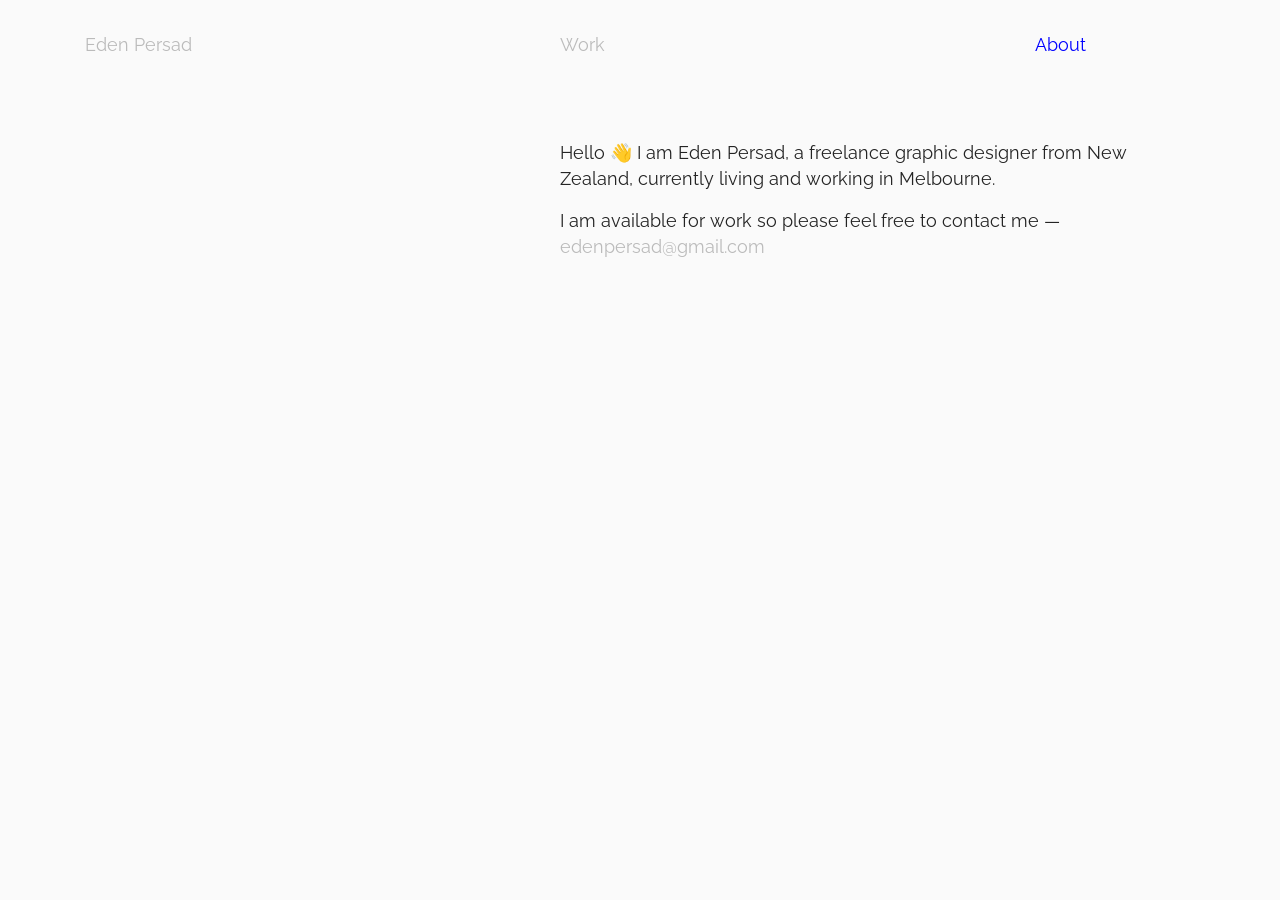
<file: about.html>
<!doctype html>
<html lang="en">

<head>
  <meta charset="utf-8">
  <meta name="viewport" content="width=device-width, initial-scale=1, shrink-to-fit=no">
  <link rel="stylesheet" href="https://stackpath.bootstrapcdn.com/bootstrap/4.3.1/css/bootstrap.min.css" integrity="sha384-ggOyR0iXCbMQv3Xipma34MD+dH/1fQ784/j6cY/iJTQUOhcWr7x9JvoRxT2MZw1T" crossorigin="anonymous">
  <link href="https://unpkg.com/aos@2.3.1/dist/aos.css" rel="stylesheet">
  <link rel="stylesheet" href="./style.css">
  <link rel="shortcut icon" href="images/favicon.ico" type="image/x-icon">
  <link rel="icon" href="images/favicon.ico" type="image/x-icon">
  <title>Eden Persad</title>
</head>

<body>
  <header class="container" data-aos="fade" data-aos-easing="ease" data-aos-duration="800" data-aos-delay="1000">
    <div class="row h-100 align-items-center">
      <div class="col-6 col-md-5">
        <span class="grey">Eden Persad</span>
      </div>
      <div class="col-3 col-md-5">
        <a href="./work.html">Work</a>
      </div>
      <div class="col-3 col-md-2">
        <span class="blue">About</a>
      </div>
    </div>
  </header>
  <div data-aos="fade" data-aos-easing="ease" data-aos-duration="1000" data-aos-delay="300">
    <div class="container margin-top">
      <div class="row">
        <div class="col offset-md-5">
          <p>Hello 👋 I am Eden Persad, a freelance graphic designer from New Zealand, currently living and working in Melbourne.</p>
          <p>I am available for work so please feel free to contact me — <a href="mailto:edenpersad@gmail.com" target="_blank">edenpersad@gmail.com</a></p>
        </div>
      </div>
    </div>
  </div>
</body>

<!-- Optional JavaScript -->
<!-- jQuery first, then Popper.js, then Bootstrap JS -->

<script src="https://code.jquery.com/jquery-3.3.1.slim.min.js" integrity="sha384-q8i/X+965DzO0rT7abK41JStQIAqVgRVzpbzo5smXKp4YfRvH+8abtTE1Pi6jizo" crossorigin="anonymous"></script>
<script src="https://cdnjs.cloudflare.com/ajax/libs/popper.js/1.14.7/umd/popper.min.js" integrity="sha384-UO2eT0CpHqdSJQ6hJty5KVphtPhzWj9WO1clHTMGa3JDZwrnQq4sF86dIHNDz0W1" crossorigin="anonymous"></script>
<script src="https://stackpath.bootstrapcdn.com/bootstrap/4.3.1/js/bootstrap.min.js" integrity="sha384-JjSmVgyd0p3pXB1rRibZUAYoIIy6OrQ6VrjIEaFf/nJGzIxFDsf4x0xIM+B07jRM" crossorigin="anonymous"></script>
<script src="https://unpkg.com/aos@2.3.1/dist/aos.js"></script>
<script>
  AOS.init();
</script>

</html>
</file>
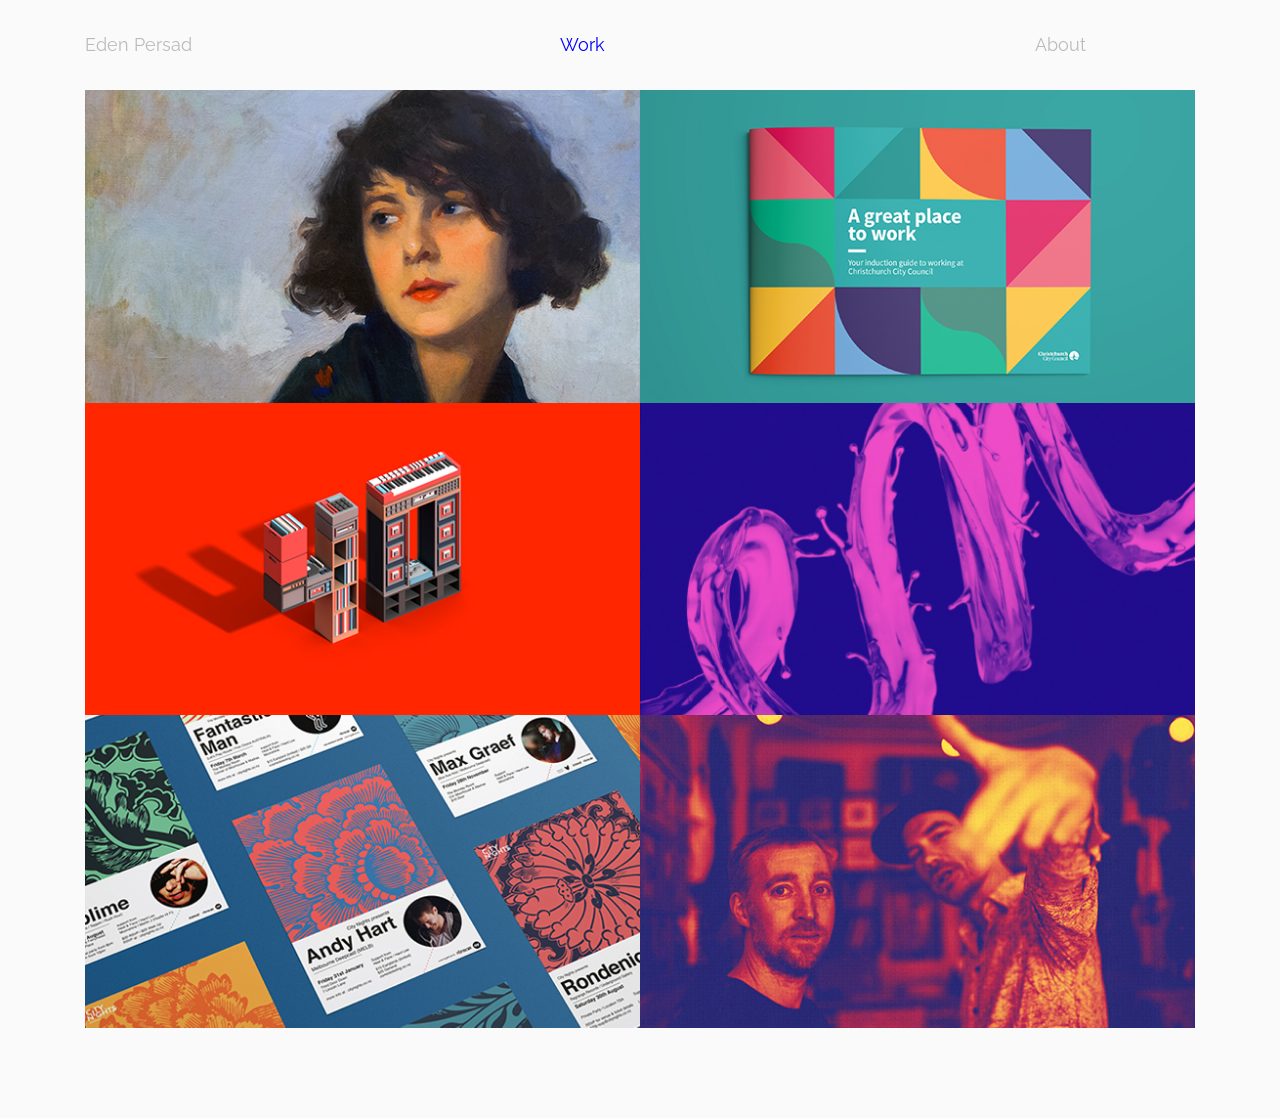
<file: work.html>
<!doctype html>
<html lang="en">

<head>
  <meta charset="utf-8">
  <meta name="viewport" content="width=device-width, initial-scale=1, shrink-to-fit=no">
  <link rel="stylesheet" href="https://stackpath.bootstrapcdn.com/bootstrap/4.3.1/css/bootstrap.min.css" integrity="sha384-ggOyR0iXCbMQv3Xipma34MD+dH/1fQ784/j6cY/iJTQUOhcWr7x9JvoRxT2MZw1T" crossorigin="anonymous">
  <link href="https://unpkg.com/aos@2.3.1/dist/aos.css" rel="stylesheet">
  <link rel="stylesheet" href="./style.css">
  <link rel="shortcut icon" href="images/favicon.ico" type="image/x-icon">
  <link rel="icon" href="images/favicon.ico" type="image/x-icon">
  <title>Eden Persad</title>
</head>

<body>
  <header class="container" data-aos="fade" data-aos-easing="ease" data-aos-duration="800" data-aos-delay="1000">
    <div class="row h-100 align-items-center">
      <div class="col-6 col-md-5">
        <span class="grey">Eden Persad</span>
      </div>
      <div class="col-3 col-md-5">
        <span class="blue">Work</span>
      </div>
      <div class="col-3 col-md-2">
        <a href="./about.html">About</a>
      </div>
    </div>
  </header>
  <div data-aos="fade" data-aos-easing="ease" data-aos-duration="1000" data-aos-delay="300">
    <div class="container" style="margin-bottom: 10vh;">
      <div class="row no-gutters">
        <div class="col-md-6">
          <a href="./work/citynights18.html" class="overlay">
            <span>City Nights '18</span></a>
          <img src="./images/thumbs/citynights18_thumb.jpg" alt="City Nights '18" class="img-fluid">
        </div>
        <div class="col-md-6">
          <a href="./work/induction.html" class="overlay">
            <span>A Great Place to Work</span>
          </a>
          <img src="./images/thumbs/induction_thumb.jpg" alt="City Nights '18'" class="img-fluid">
        </div>
      </div>
      <div class="row no-gutters">
        <div class="col-md-6">
          <a href="./work/rdu.html" class="overlay">
            <span>RDU</span></a>
          <img src="./images/thumbs/rdu_thumb.jpg" alt="RDU 40" class="img-fluid">
        </div>
        <div class="col-md-6">
          <a href="./work/citynights17.html" class="overlay">
            <span>City Nights '17</span>
          </a>
          <img src="./images/thumbs/citynights17_thumb.jpg" alt="City Nights '18" class="img-fluid">
        </div>
      </div>
      <div class="row no-gutters">
        <div class="col-md-6">
          <a href="./work/citynights14.html" class="overlay">
            <span>City Nights '14</span></a>
          <img src="./images/thumbs/citynights14_thumb.jpg" alt="City Nights '14" class="img-fluid">
        </div>
        <div class="col-md-6">
          <a href="./work/sessionvictim.html" class="overlay">
            <span>Session Victim</span>
          </a>
          <img src="./images/thumbs/sessionvictim_thumb.jpg" alt="Session Victim" class="img-fluid">
        </div>
      </div>

    </div>
  </div>
</body>

<!-- Optional JavaScript -->
<!-- jQuery first, then Popper.js, then Bootstrap JS -->

<script src="https://code.jquery.com/jquery-3.3.1.slim.min.js" integrity="sha384-q8i/X+965DzO0rT7abK41JStQIAqVgRVzpbzo5smXKp4YfRvH+8abtTE1Pi6jizo" crossorigin="anonymous"></script>
<script src="https://cdnjs.cloudflare.com/ajax/libs/popper.js/1.14.7/umd/popper.min.js" integrity="sha384-UO2eT0CpHqdSJQ6hJty5KVphtPhzWj9WO1clHTMGa3JDZwrnQq4sF86dIHNDz0W1" crossorigin="anonymous"></script>
<script src="https://stackpath.bootstrapcdn.com/bootstrap/4.3.1/js/bootstrap.min.js" integrity="sha384-JjSmVgyd0p3pXB1rRibZUAYoIIy6OrQ6VrjIEaFf/nJGzIxFDsf4x0xIM+B07jRM" crossorigin="anonymous"></script>
<script src="https://unpkg.com/aos@2.3.1/dist/aos.js"></script>
<script>
  AOS.init();
</script>

</html>
</file>
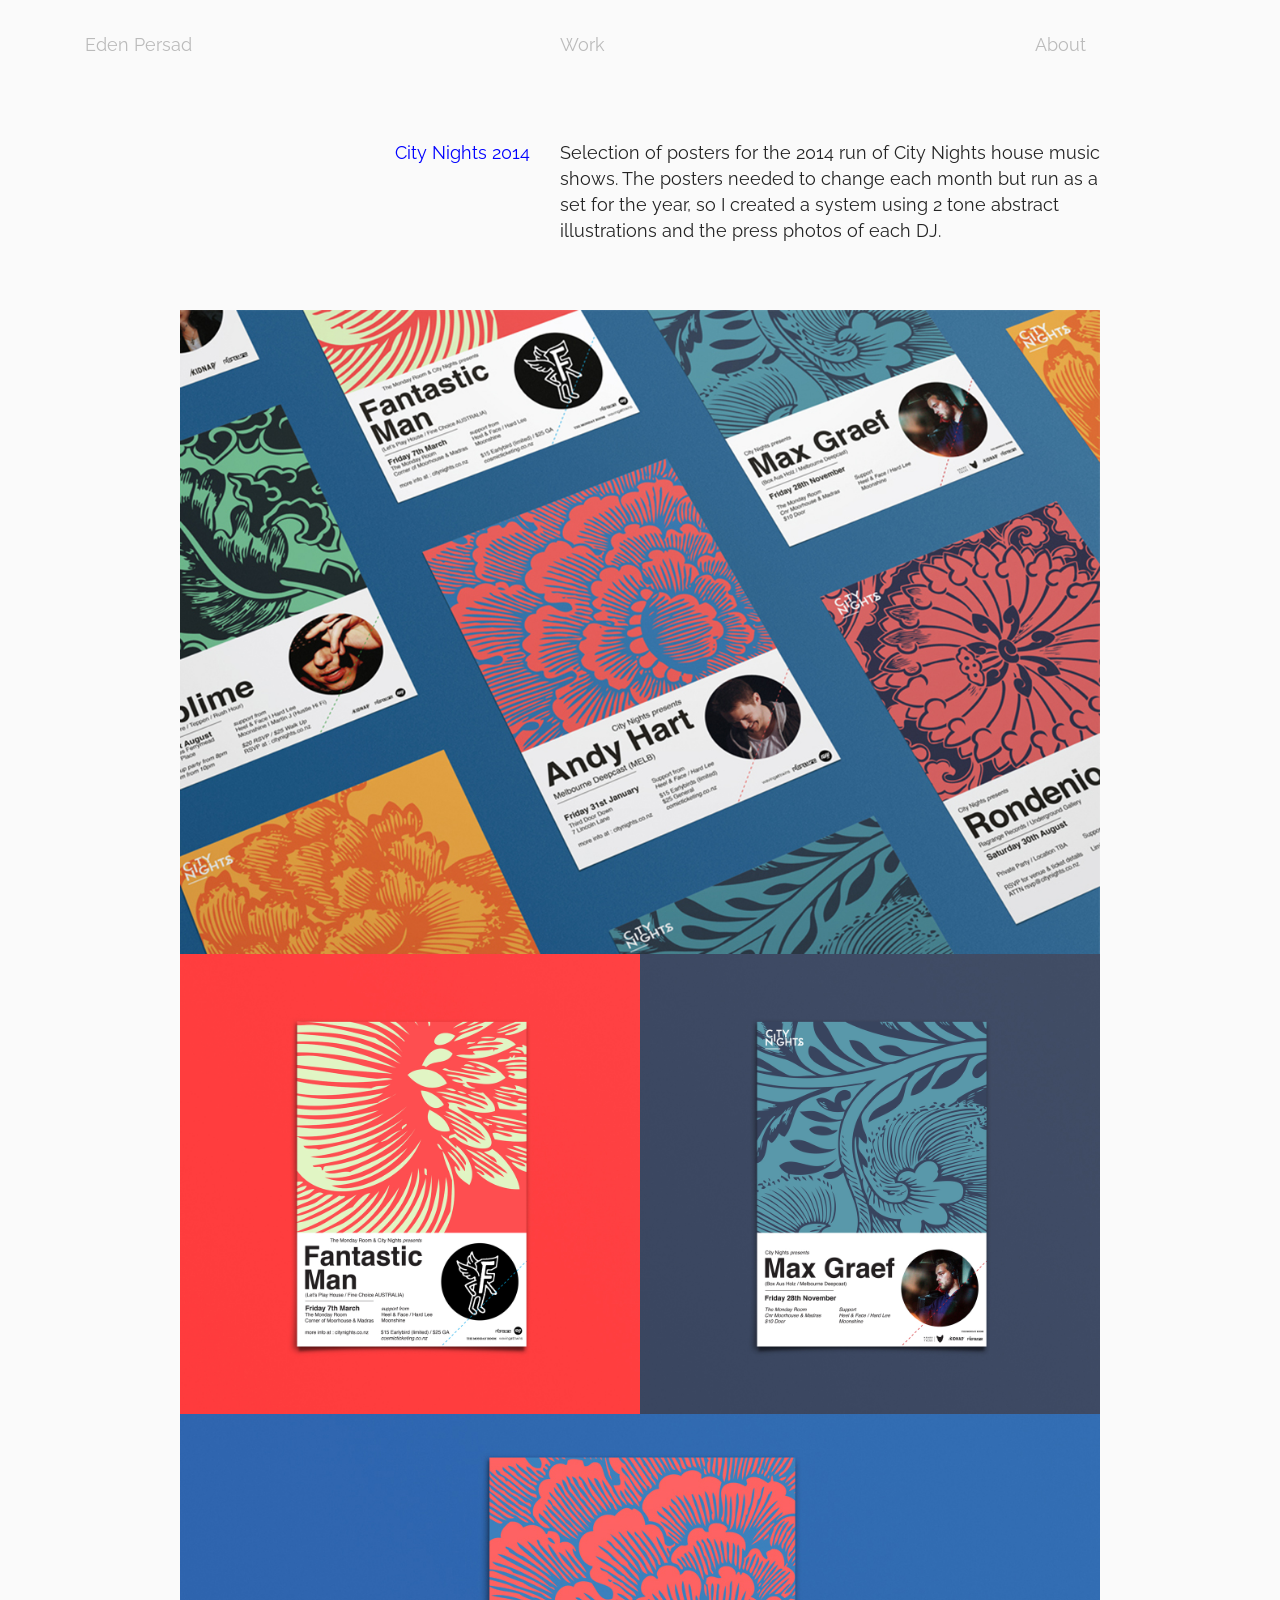
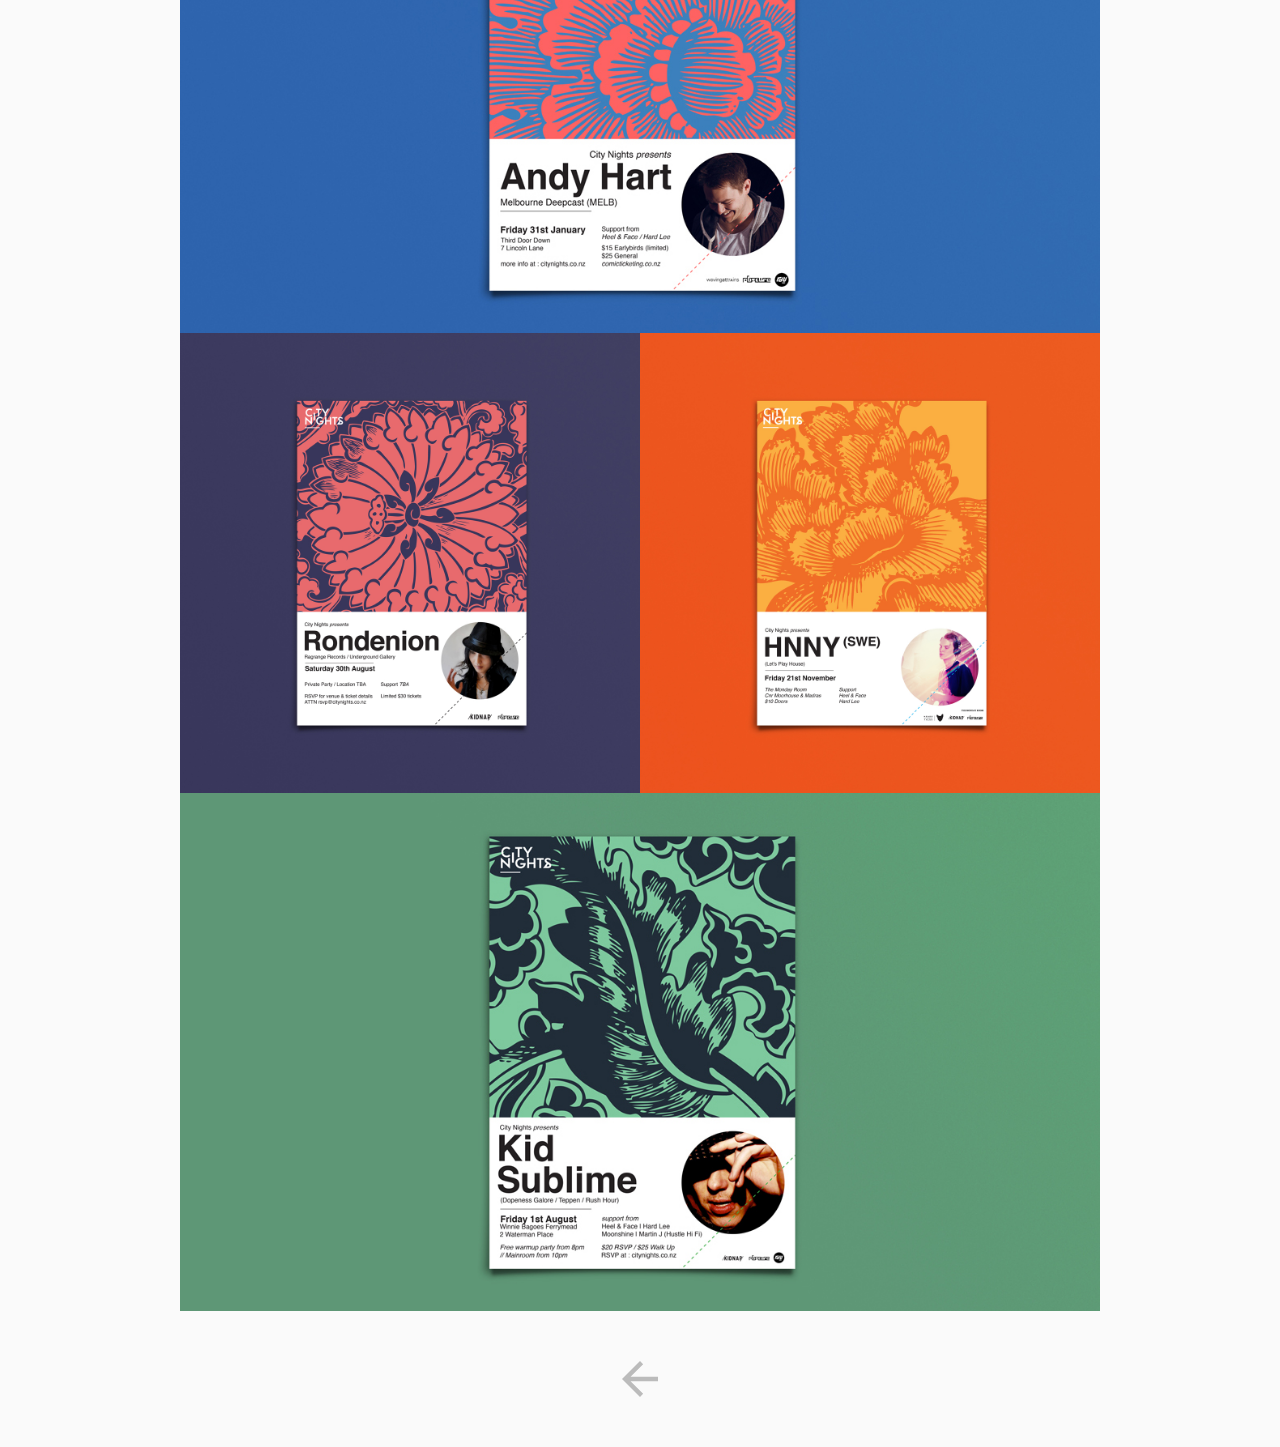
<file: work/citynights14.html>
<!doctype html>
<html lang="en">

<head>
  <meta charset="utf-8">
  <meta name="viewport" content="width=device-width, initial-scale=1, shrink-to-fit=no">
  <link rel="stylesheet" href="https://stackpath.bootstrapcdn.com/bootstrap/4.3.1/css/bootstrap.min.css" integrity="sha384-ggOyR0iXCbMQv3Xipma34MD+dH/1fQ784/j6cY/iJTQUOhcWr7x9JvoRxT2MZw1T" crossorigin="anonymous">
  <link href="https://unpkg.com/aos@2.3.1/dist/aos.css" rel="stylesheet">
  <link rel="stylesheet" href="../style.css">
  <link rel="shortcut icon" href="images/favicon.ico" type="image/x-icon">
  <link rel="icon" href="images/favicon.ico" type="image/x-icon">
  <title>Eden Persad | City Nights 2014</title>
</head>

<body>
  <header class="container" data-aos="fade" data-aos-easing="ease" data-aos-duration="800" data-aos-delay="1000">
    <div class="row h-100 align-items-center">
      <div class="col-6 col-md-5">
        <span class="grey">Eden Persad</span>
      </div>
      <div class="col-3 col-md-5">
        <a href="../work.html">Work</a>
      </div>
      <div class="col-3 col-md-2">
        <a href="../about.html">About</a>
      </div>
    </div>
  </header>
  <div data-aos="fade" data-aos-easing="ease" data-aos-duration="1000" data-aos-delay="300">
    <section class="container margin-top">
      <div class="row">
        <div class="col-md-5 blue project-title">
          <span class="">City Nights 2014</span>
        </div>
        <div class="col-md-6">
          <p>Selection of posters for the 2014 run of City Nights house music shows. The posters needed to change each month but run as a set for the year, so I created a system using 2 tone abstract illustrations and the press photos of each DJ.</p>
        </div>
      </div>
    </section>
    <section class="container margin-top margin-bottom">
      <div class="row justify-content-center">
        <div class="col-md-10">
          <img src="../images/citynights14/citynights14_1.jpg" alt="" class="img-fluid">
          <div class="row no-gutters">
            <div class="col-md-6">
              <img src="../images/citynights14/citynights14_2.jpg" alt="" class="img-fluid">
            </div>
            <div class="col-md-6">
              <img src="../images/citynights14/citynights14_6.jpg" alt="" class="img-fluid">
            </div>
          </div>
          <img src="../images/citynights14/citynights14_4.jpg" alt="" class="img-fluid">
          <div class="row no-gutters">
            <div class="col-md-6">
              <img src="../images/citynights14/citynights14_5.jpg" alt="" class="img-fluid">
            </div>
            <div class="col-md-6">
              <img src="../images/citynights14/citynights14_3.jpg" alt="" class="img-fluid">
            </div>
          </div>
          <img src="../images/citynights14/citynights14_7.jpg" alt="" class="img-fluid">
        </div>
      </div>
    </section>
    <footer>
      <div class="container margin-bottom">
        <div class="row justify-content-center">
          <a href="../work.html">
            <div style="width: 2em;">
              <svg id="arrow" data-name="Layer 1" xmlns="http://www.w3.org/2000/svg" viewBox="0 0 408 408"><title>arrow</title><g id="Page-1"><g id="path"><polygon id="path" class="cls-1" points="408 178.5 96.9 178.5 239.7 35.7 204 0 0 204 204 408 239.7 372.3 96.9 229.5 408 229.5 408 178.5"/></g></g></svg>
            </div>
          </a>
        </div>
      </div>
    </footer>
  </div>
</body>

<!-- Optional JavaScript -->
<!-- jQuery first, then Popper.js, then Bootstrap JS -->

<script src="https://code.jquery.com/jquery-3.3.1.slim.min.js" integrity="sha384-q8i/X+965DzO0rT7abK41JStQIAqVgRVzpbzo5smXKp4YfRvH+8abtTE1Pi6jizo" crossorigin="anonymous"></script>
<script src="https://cdnjs.cloudflare.com/ajax/libs/popper.js/1.14.7/umd/popper.min.js" integrity="sha384-UO2eT0CpHqdSJQ6hJty5KVphtPhzWj9WO1clHTMGa3JDZwrnQq4sF86dIHNDz0W1" crossorigin="anonymous"></script>
<script src="https://stackpath.bootstrapcdn.com/bootstrap/4.3.1/js/bootstrap.min.js" integrity="sha384-JjSmVgyd0p3pXB1rRibZUAYoIIy6OrQ6VrjIEaFf/nJGzIxFDsf4x0xIM+B07jRM" crossorigin="anonymous"></script>
<script src="https://unpkg.com/aos@2.3.1/dist/aos.js"></script>
<script>
  AOS.init();
</script>

</html>
</file>
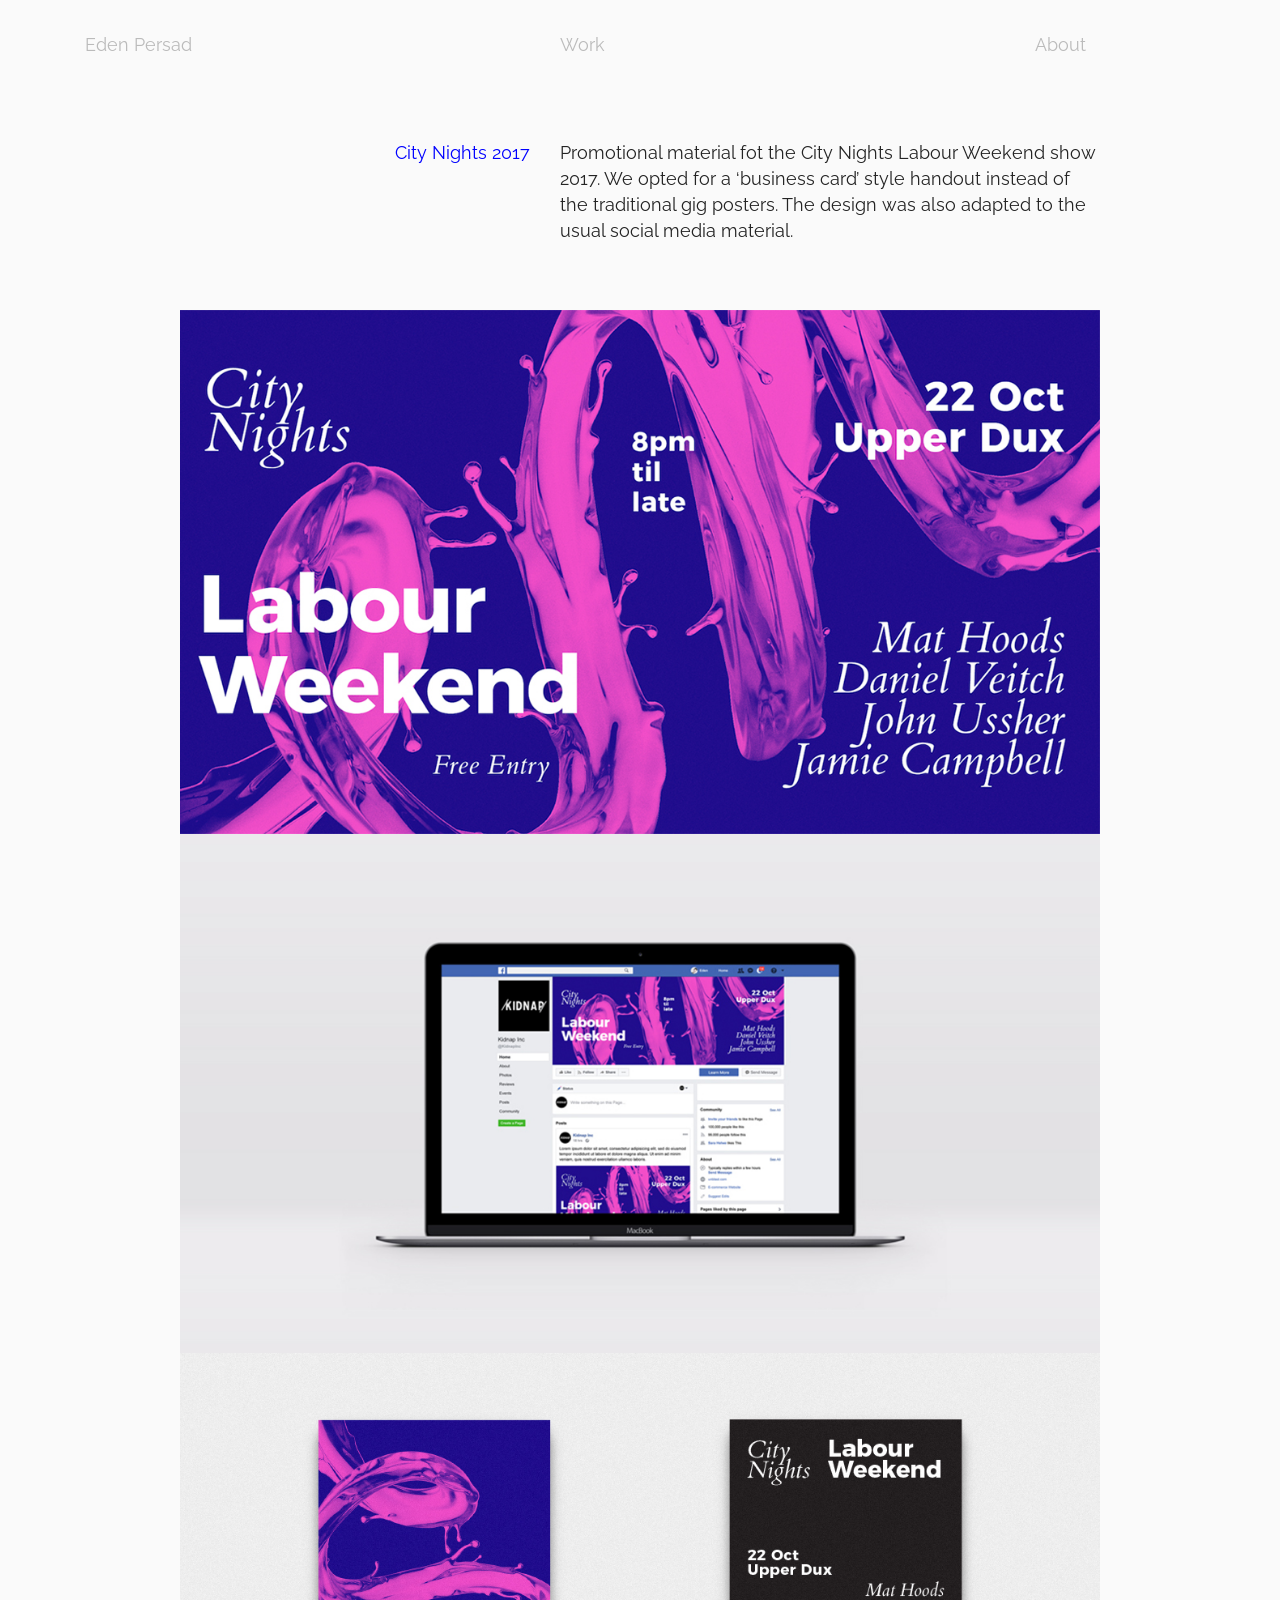
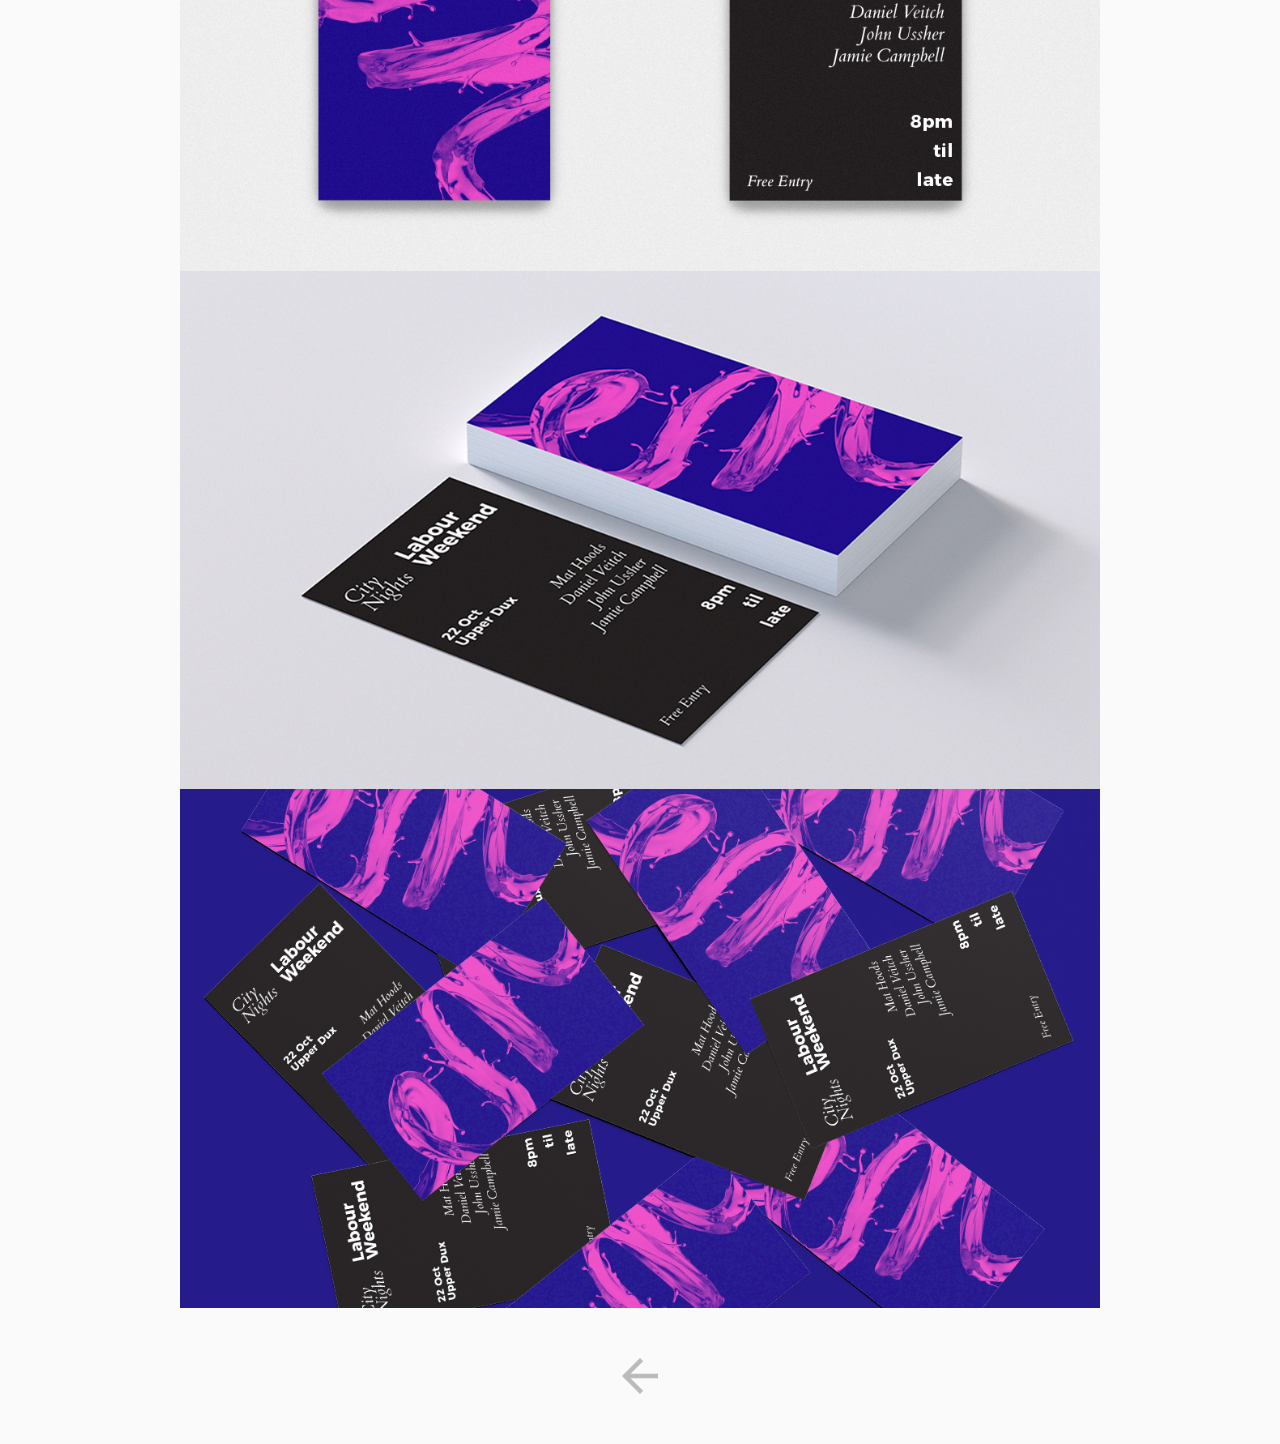
<file: work/citynights17.html>
<!doctype html>
<html lang="en">

<head>
  <meta charset="utf-8">
  <meta name="viewport" content="width=device-width, initial-scale=1, shrink-to-fit=no">
  <link rel="stylesheet" href="https://stackpath.bootstrapcdn.com/bootstrap/4.3.1/css/bootstrap.min.css" integrity="sha384-ggOyR0iXCbMQv3Xipma34MD+dH/1fQ784/j6cY/iJTQUOhcWr7x9JvoRxT2MZw1T" crossorigin="anonymous">
  <link href="https://unpkg.com/aos@2.3.1/dist/aos.css" rel="stylesheet">
  <link rel="stylesheet" href="../style.css">
  <link rel="shortcut icon" href="images/favicon.ico" type="image/x-icon">
  <link rel="icon" href="images/favicon.ico" type="image/x-icon">
  <title>Eden Persad | City Nights 2017</title>
</head>

<body>
  <header class="container" data-aos="fade" data-aos-easing="ease" data-aos-duration="800" data-aos-delay="1000">
    <div class="row h-100 align-items-center">
      <div class="col-6 col-md-5">
        <span class="grey">Eden Persad</span>
      </div>
      <div class="col-3 col-md-5">
        <a href="../work.html">Work</a>
      </div>
      <div class="col-3 col-md-2">
        <a href="../about.html">About</a>
      </div>
    </div>
  </header>
  <div data-aos="fade" data-aos-easing="ease" data-aos-duration="1000" data-aos-delay="300">
    <section class="container margin-top">
      <div class="row">
        <div class="col-md-5 blue project-title">
          <span class="">City Nights 2017</span>
        </div>
        <div class="col-md-6">
          <p>Promotional material fot the City Nights Labour Weekend show 2017. We opted for a ‘business card’ style handout instead of the traditional gig posters. The design was also adapted to the usual social media material.</p>
        </div>
      </div>
    </section>
    <section class="container margin-top margin-bottom">
      <div class="row justify-content-center">
        <div class="col-md-10">
          <img src="../images/citynights17/citynights17_1.jpg" alt="" class="img-fluid">
          <img src="../images/citynights17/citynights17_2.jpg" alt="" class="img-fluid">
          <img src="../images/citynights17/citynights17_3.jpg" alt="" class="img-fluid">
          <img src="../images/citynights17/citynights17_4.jpg" alt="" class="img-fluid">
          <img src="../images/citynights17/citynights17_5.jpg" alt="" class="img-fluid">
        </div>
      </div>
    </section>
    <footer>
      <div class="container margin-bottom">
        <div class="row justify-content-center">
          <a href="../work.html">
            <div style="width: 2em;">
              <svg id="arrow" data-name="Layer 1" xmlns="http://www.w3.org/2000/svg" viewBox="0 0 408 408"><title>arrow</title><g id="Page-1"><g id="path"><polygon id="path" class="cls-1" points="408 178.5 96.9 178.5 239.7 35.7 204 0 0 204 204 408 239.7 372.3 96.9 229.5 408 229.5 408 178.5"/></g></g></svg>
            </div>
          </a>
        </div>
      </div>
    </footer>
  </div>
</body>

<!-- Optional JavaScript -->
<!-- jQuery first, then Popper.js, then Bootstrap JS -->

<script src="https://code.jquery.com/jquery-3.3.1.slim.min.js" integrity="sha384-q8i/X+965DzO0rT7abK41JStQIAqVgRVzpbzo5smXKp4YfRvH+8abtTE1Pi6jizo" crossorigin="anonymous"></script>
<script src="https://cdnjs.cloudflare.com/ajax/libs/popper.js/1.14.7/umd/popper.min.js" integrity="sha384-UO2eT0CpHqdSJQ6hJty5KVphtPhzWj9WO1clHTMGa3JDZwrnQq4sF86dIHNDz0W1" crossorigin="anonymous"></script>
<script src="https://stackpath.bootstrapcdn.com/bootstrap/4.3.1/js/bootstrap.min.js" integrity="sha384-JjSmVgyd0p3pXB1rRibZUAYoIIy6OrQ6VrjIEaFf/nJGzIxFDsf4x0xIM+B07jRM" crossorigin="anonymous"></script>
<script src="https://unpkg.com/aos@2.3.1/dist/aos.js"></script>
<script>
  AOS.init();
</script>

</html>
</file>
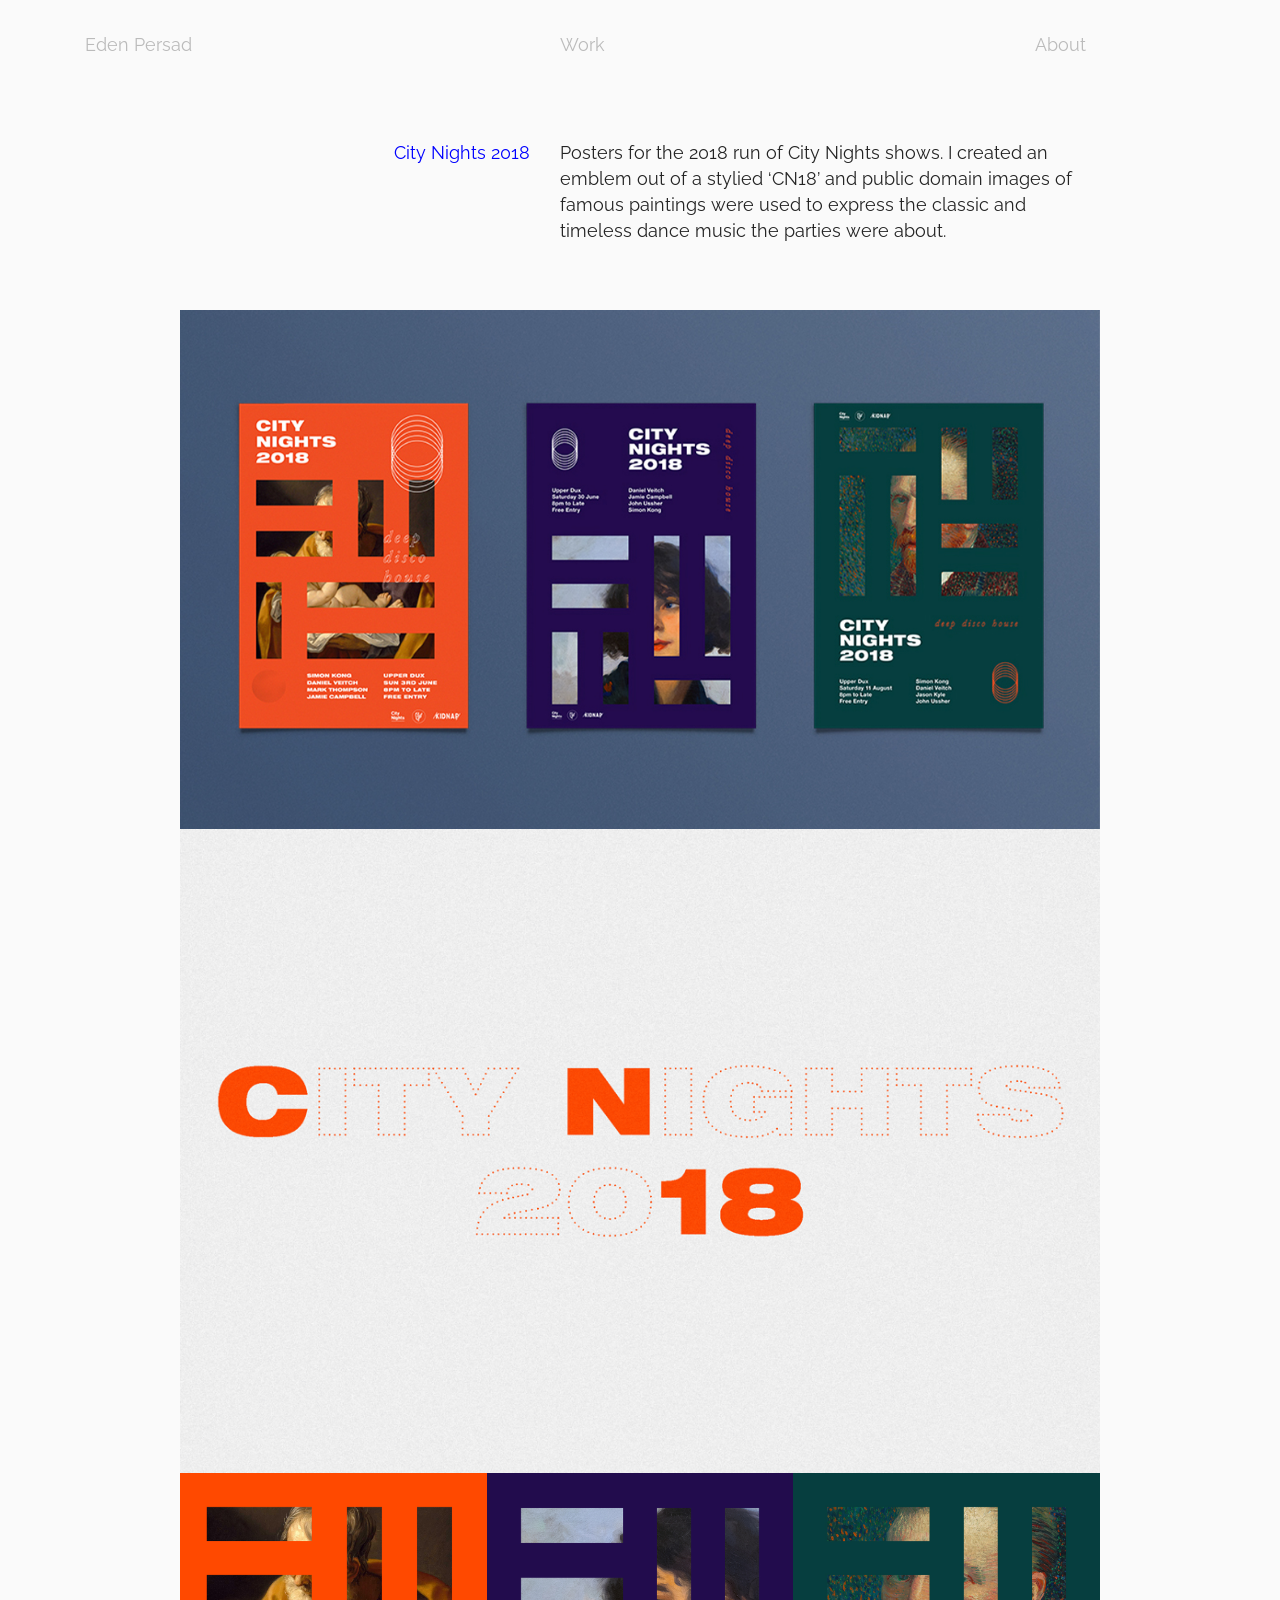
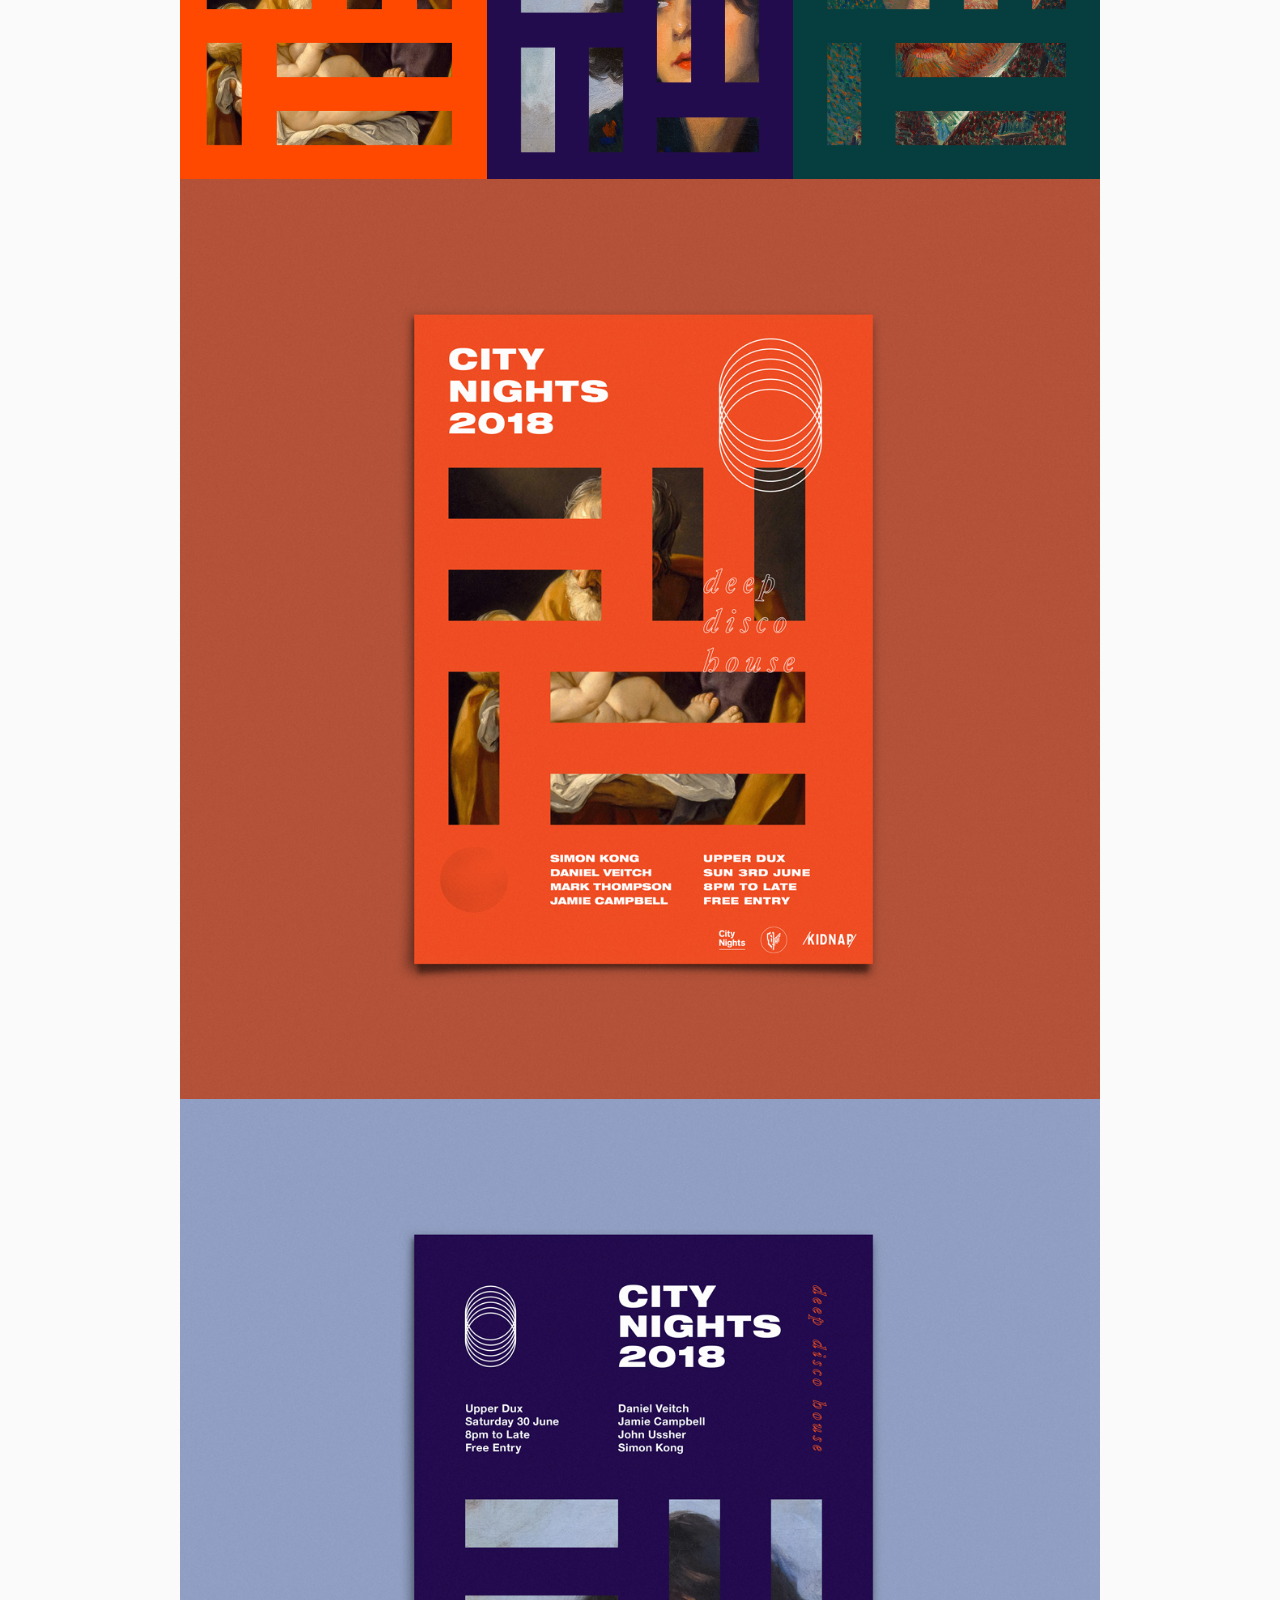
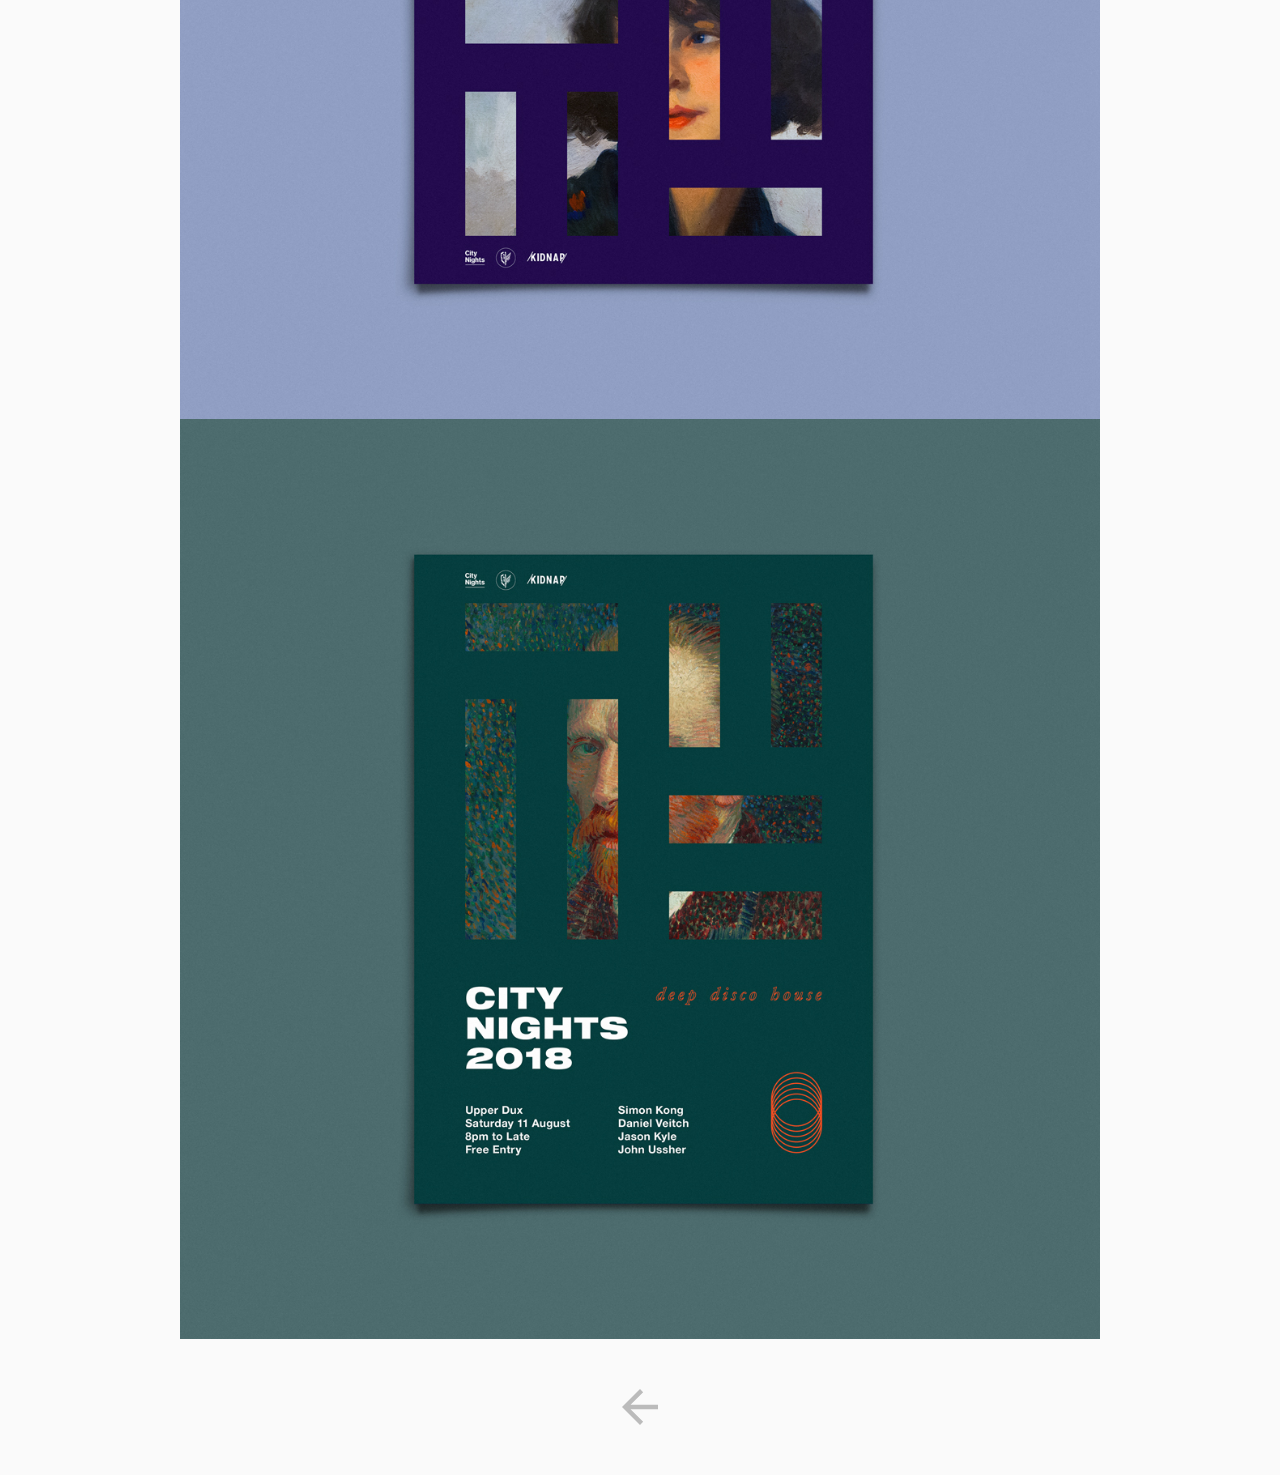
<file: work/citynights18.html>
<!doctype html>
<html lang="en">

<head>
  <meta charset="utf-8">
  <meta name="viewport" content="width=device-width, initial-scale=1, shrink-to-fit=no">
  <link rel="stylesheet" href="https://stackpath.bootstrapcdn.com/bootstrap/4.3.1/css/bootstrap.min.css" integrity="sha384-ggOyR0iXCbMQv3Xipma34MD+dH/1fQ784/j6cY/iJTQUOhcWr7x9JvoRxT2MZw1T" crossorigin="anonymous">
  <link href="https://unpkg.com/aos@2.3.1/dist/aos.css" rel="stylesheet">
  <link rel="stylesheet" href="../style.css">
  <link rel="shortcut icon" href="images/favicon.ico" type="image/x-icon">
  <link rel="icon" href="images/favicon.ico" type="image/x-icon">
  <title>Eden Persad</title>
</head>

<body>
  <header class="container" data-aos="fade" data-aos-easing="ease" data-aos-duration="800" data-aos-delay="1000">
    <div class="row h-100 align-items-center">
      <div class="col-6 col-md-5">
        <span class="grey">Eden Persad</span>
      </div>
      <div class="col-3 col-md-5">
        <a href="../work.html">Work</a>
      </div>
      <div class="col-3 col-md-2">
        <a href="../about.html">About</a>
      </div>
    </div>
  </header>
  <div data-aos="fade" data-aos-easing="ease" data-aos-duration="1000" data-aos-delay="300">
    <section class="container margin-top">
      <div class="row">
        <div class="col-md-5 blue project-title">
          <span class="">City Nights 2018</span>
        </div>
        <div class="col-md-6">
          <p>Posters for the 2018 run of City Nights shows. I created an emblem out of a stylied ‘CN18’ and public domain images of famous paintings were used to express the classic and timeless dance music the parties were about.</p>
        </div>
      </div>
    </section>
    <section class="container margin-top margin-bottom">
      <div class="row justify-content-center">
        <div class="col-md-10">
          <img src="../images/citynights18/citynights18_1.jpg" alt="" class="img-fluid">
          <img src="../images/citynights18/citynights18_2.gif" alt="" class="img-fluid">
          <div class="row no-gutters">
            <div class="col-md-4">
              <img src="../images/citynights18/citynights18_3.jpg" alt="" class="img-fluid">
            </div>
            <div class="col-md-4">
              <img src="../images/citynights18/citynights18_4.jpg" alt="" class="img-fluid">
            </div>
            <div class="col-md-4">
              <img src="../images/citynights18/citynights18_5.jpg" alt="" class="img-fluid">
            </div>
          </div>
          <img src="../images/citynights18/citynights18_6.jpg" alt="" class="img-fluid">
          <img src="../images/citynights18/citynights18_7.jpg" alt="" class="img-fluid">
          <img src="../images/citynights18/citynights18_8.jpg" alt="" class="img-fluid">
        </div>
      </div>
    </section>
    <footer>
      <div class="container margin-bottom">
        <div class="row justify-content-center">
          <a href="../work.html">
            <div style="width: 2em;">
              <svg id="arrow" data-name="Layer 1" xmlns="http://www.w3.org/2000/svg" viewBox="0 0 408 408"><title>arrow</title><g id="Page-1"><g id="path"><polygon id="path" class="cls-1" points="408 178.5 96.9 178.5 239.7 35.7 204 0 0 204 204 408 239.7 372.3 96.9 229.5 408 229.5 408 178.5"/></g></g></svg>
            </div>
          </a>
        </div>
      </div>
    </footer>
  </div>
</body>

<!-- Optional JavaScript -->
<!-- jQuery first, then Popper.js, then Bootstrap JS -->

<script src="https://code.jquery.com/jquery-3.3.1.slim.min.js" integrity="sha384-q8i/X+965DzO0rT7abK41JStQIAqVgRVzpbzo5smXKp4YfRvH+8abtTE1Pi6jizo" crossorigin="anonymous"></script>
<script src="https://cdnjs.cloudflare.com/ajax/libs/popper.js/1.14.7/umd/popper.min.js" integrity="sha384-UO2eT0CpHqdSJQ6hJty5KVphtPhzWj9WO1clHTMGa3JDZwrnQq4sF86dIHNDz0W1" crossorigin="anonymous"></script>
<script src="https://stackpath.bootstrapcdn.com/bootstrap/4.3.1/js/bootstrap.min.js" integrity="sha384-JjSmVgyd0p3pXB1rRibZUAYoIIy6OrQ6VrjIEaFf/nJGzIxFDsf4x0xIM+B07jRM" crossorigin="anonymous"></script>
<script src="https://unpkg.com/aos@2.3.1/dist/aos.js"></script>
<script>
  AOS.init();
</script>

</html>
</file>
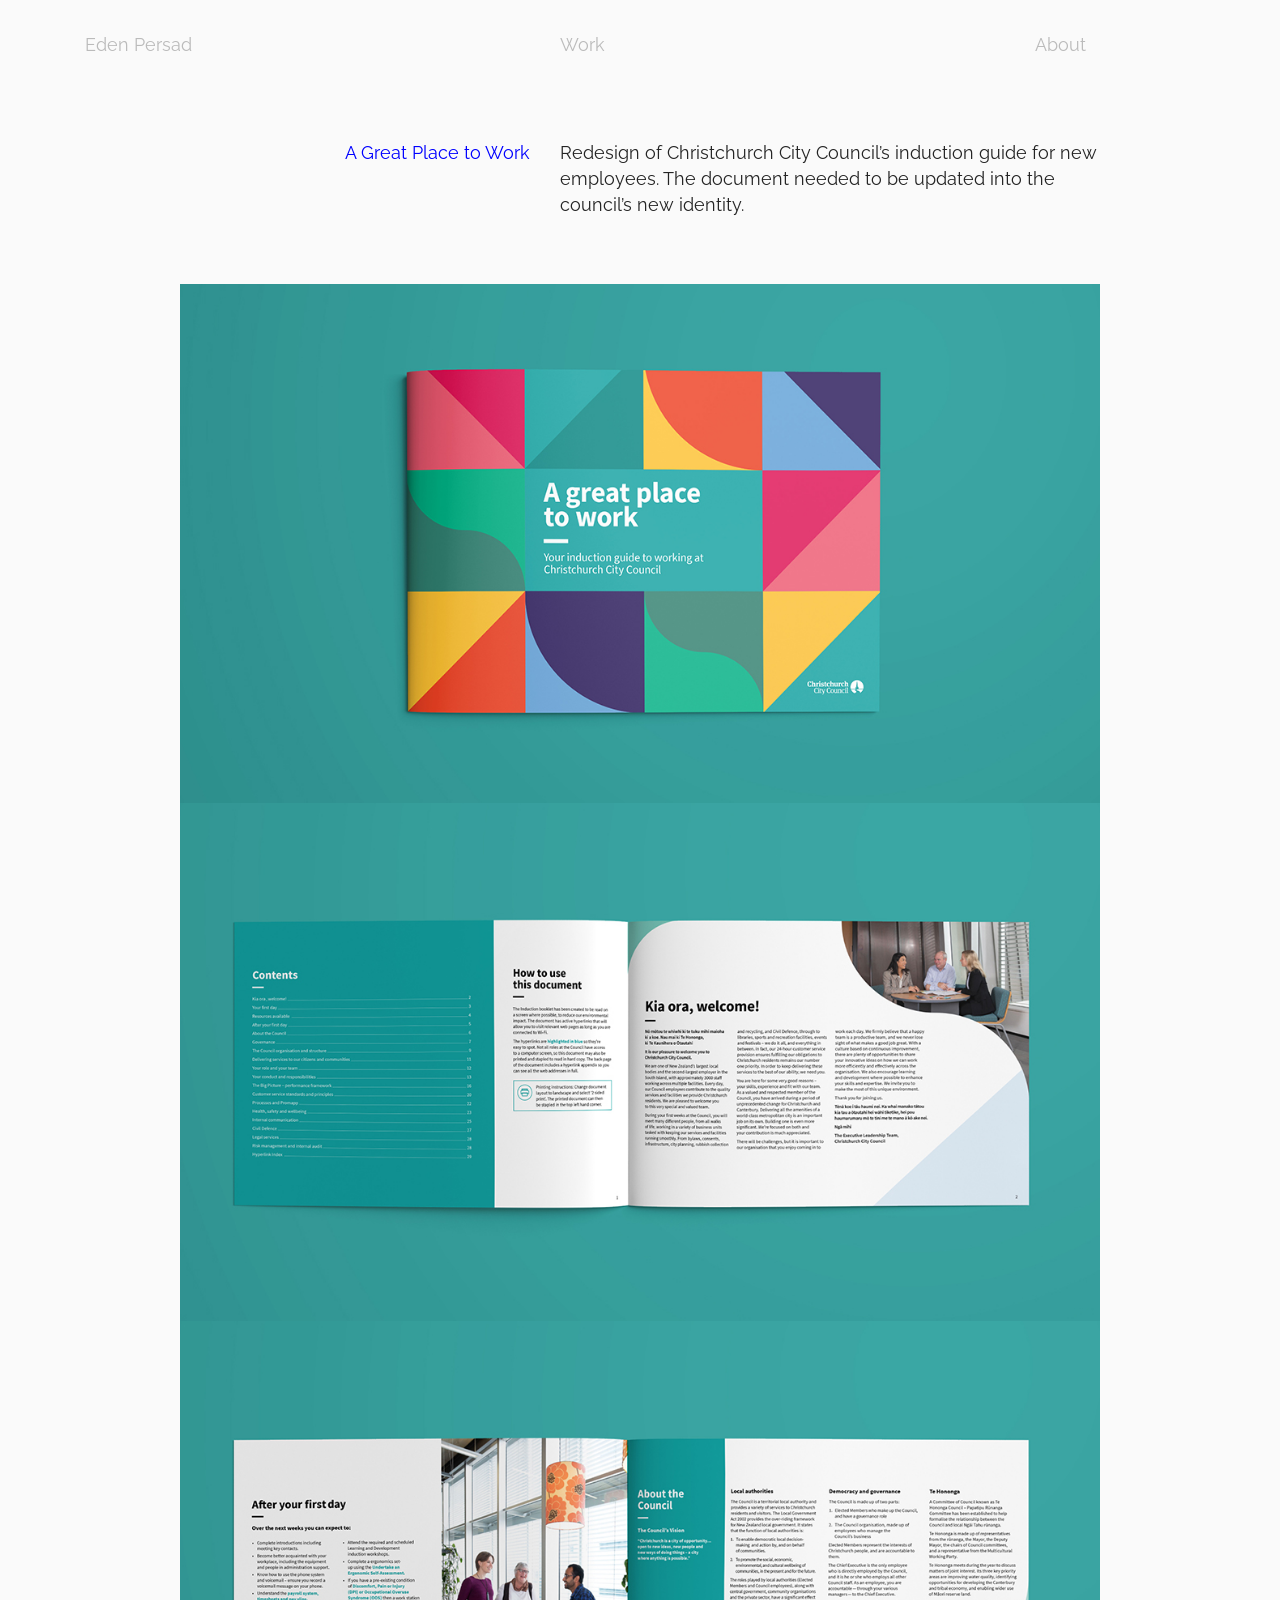
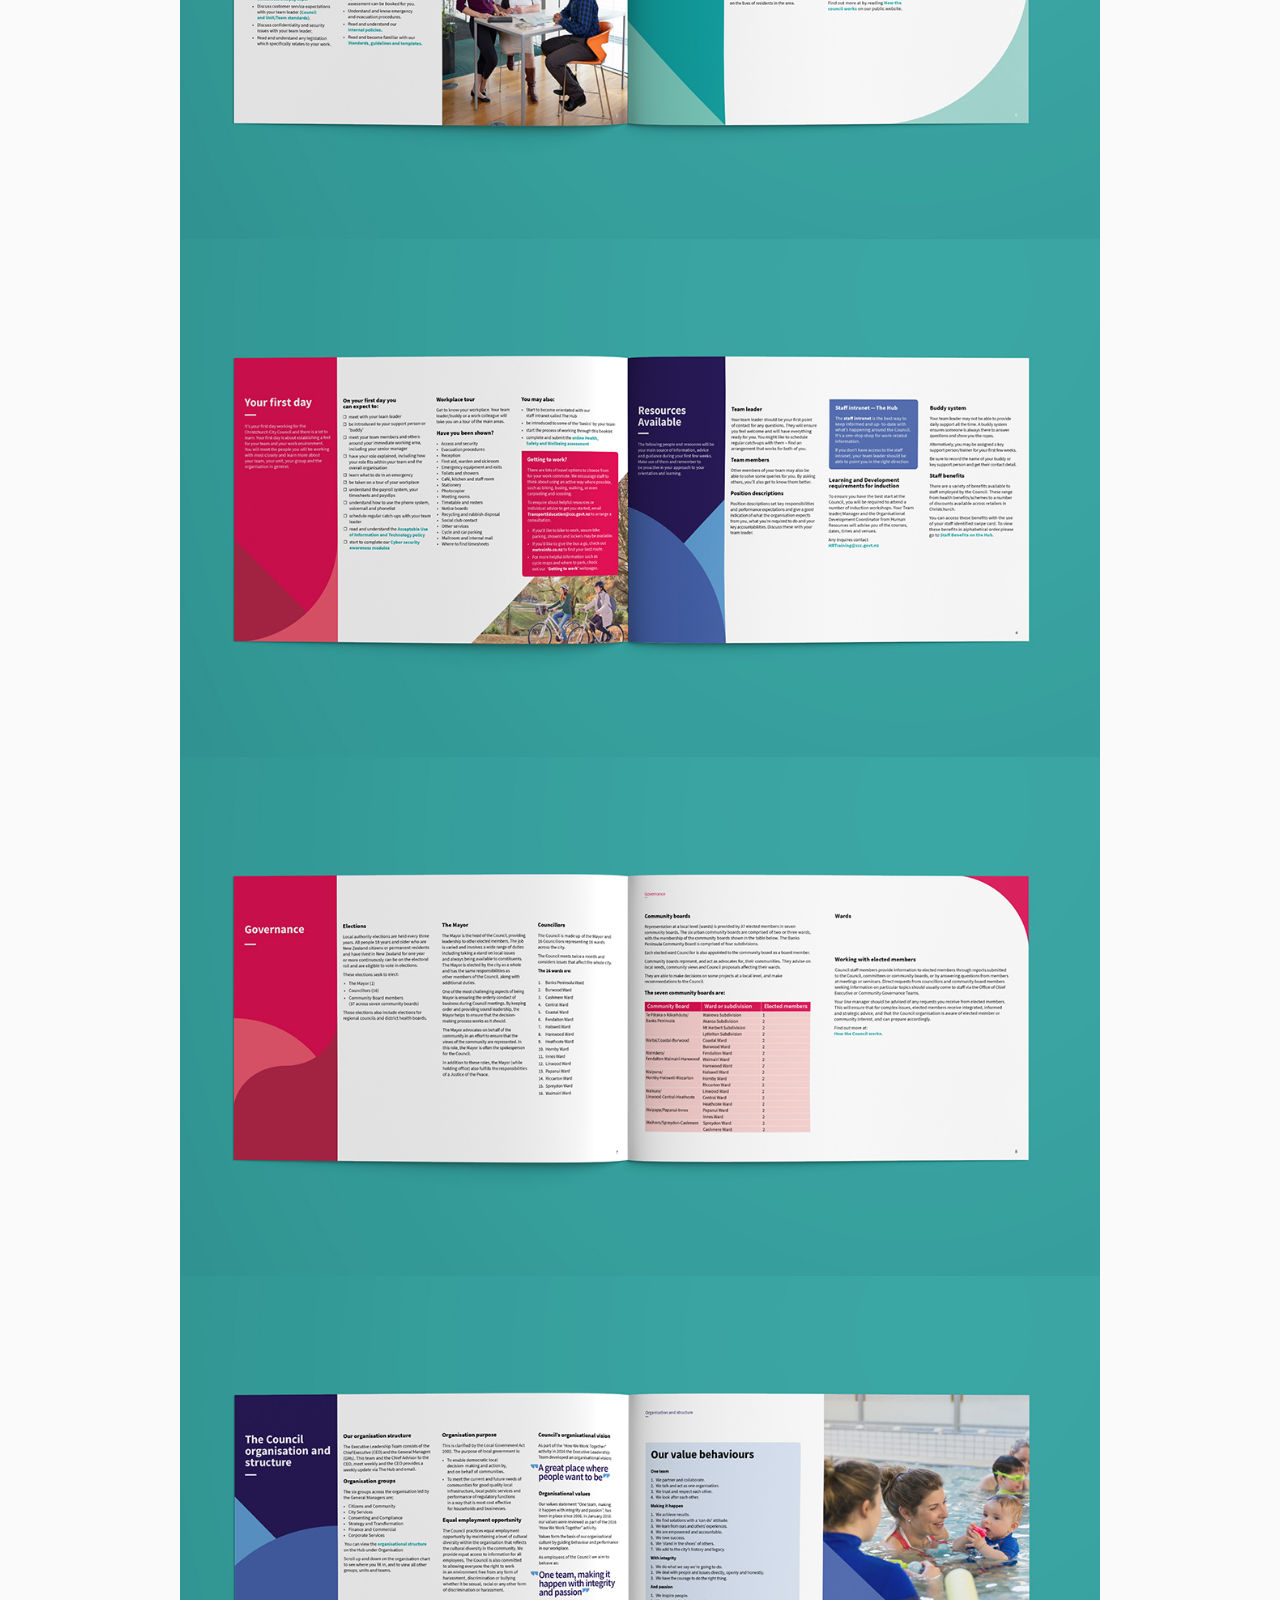
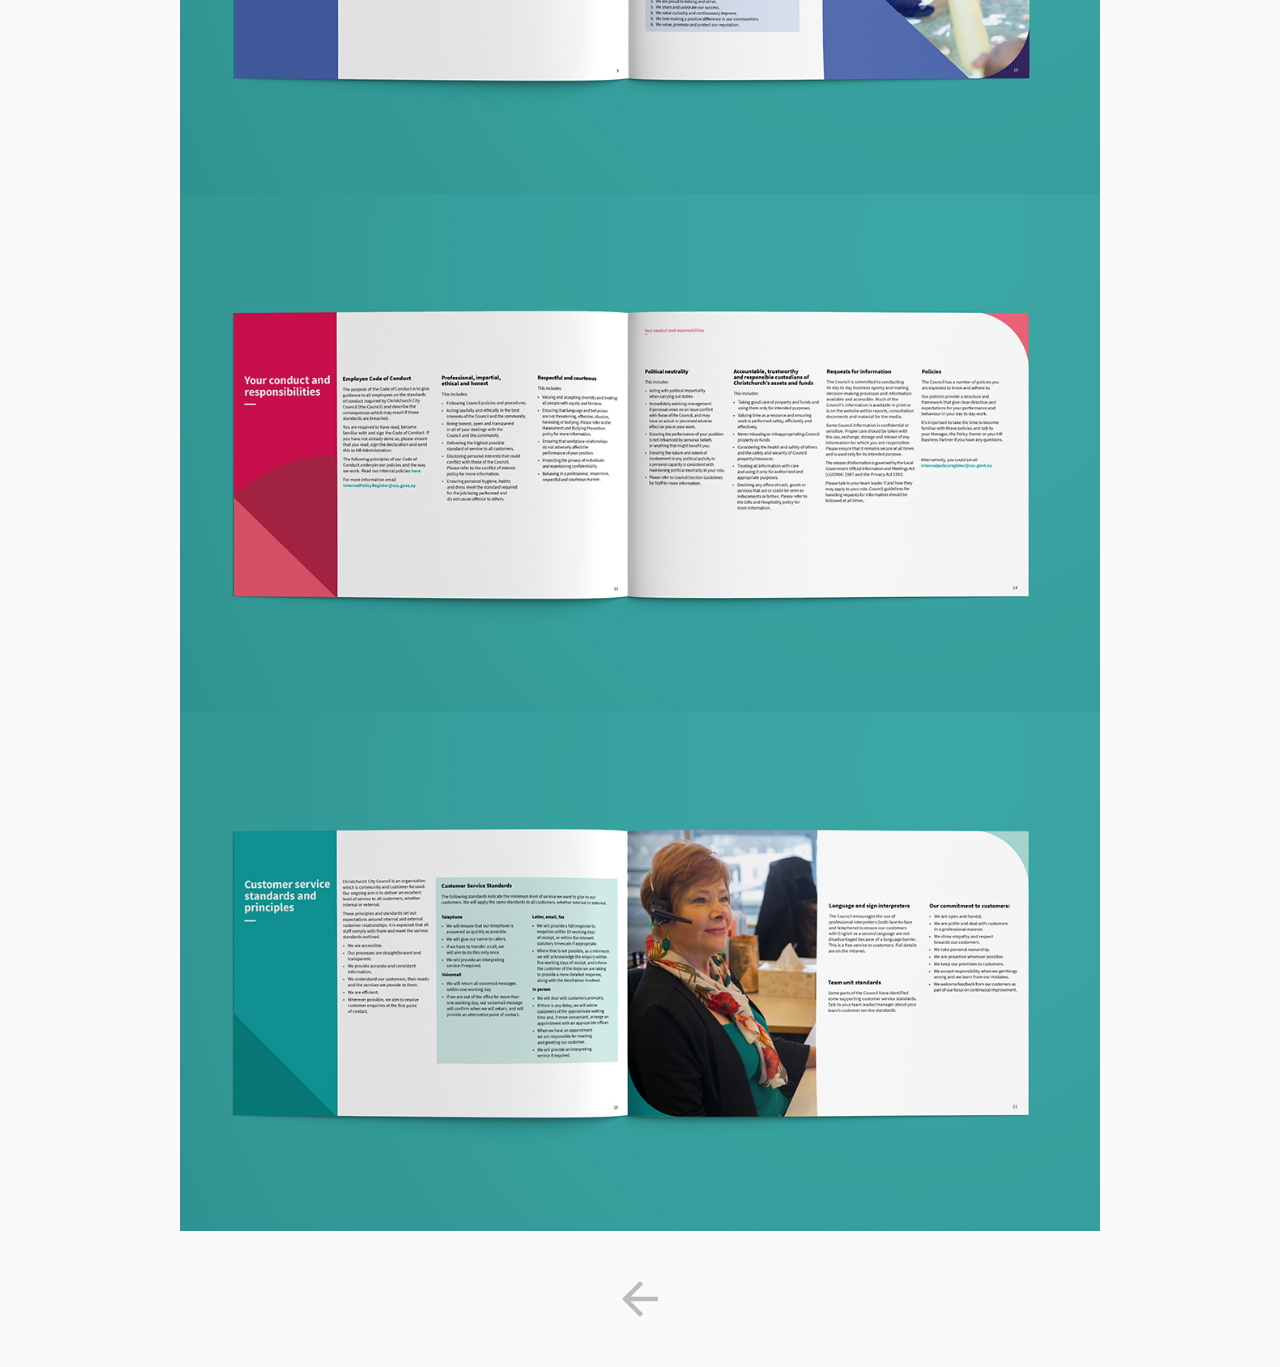
<file: work/induction.html>
<!doctype html>
<html lang="en">

<head>
  <meta charset="utf-8">
  <meta name="viewport" content="width=device-width, initial-scale=1, shrink-to-fit=no">
  <link rel="stylesheet" href="https://stackpath.bootstrapcdn.com/bootstrap/4.3.1/css/bootstrap.min.css" integrity="sha384-ggOyR0iXCbMQv3Xipma34MD+dH/1fQ784/j6cY/iJTQUOhcWr7x9JvoRxT2MZw1T" crossorigin="anonymous">
  <link href="https://unpkg.com/aos@2.3.1/dist/aos.css" rel="stylesheet">
  <link rel="stylesheet" href="../style.css">
  <link rel="shortcut icon" href="images/favicon.ico" type="image/x-icon">
  <link rel="icon" href="images/favicon.ico" type="image/x-icon">
  <title>Eden Persad | A Great Place to Work</title>
</head>

<body>
  <header class="container" data-aos="fade" data-aos-easing="ease" data-aos-duration="800" data-aos-delay="1000">
    <div class="row h-100 align-items-center">
      <div class="col-6 col-md-5">
        <span class="grey">Eden Persad</span>
      </div>
      <div class="col-3 col-md-5">
        <a href="../work.html">Work</a>
      </div>
      <div class="col-3 col-md-2">
        <a href="../about.html">About</a>
      </div>
    </div>
  </header>
  <div data-aos="fade" data-aos-easing="ease" data-aos-duration="1000" data-aos-delay="300">
    <section class="container margin-top">
      <div class="row">
        <div class="col-md-5 blue project-title">
          <span class="">A Great Place to Work</span>
        </div>
        <div class="col-md-6">
          <p>Redesign of Christchurch City Council’s induction guide for new employees. The document needed to be updated into the council’s new identity.</p>
        </div>
      </div>
    </section>
    <section class="container margin-top margin-bottom">
      <div class="row justify-content-center">
        <div class="col-md-10">
          <img src="../images/greatplace/greatplace_1.jpg" alt="" class="img-fluid">
          <img src="../images/greatplace/greatplace_2.jpg" alt="" class="img-fluid">
          <img src="../images/greatplace/greatplace_3.jpg" alt="" class="img-fluid">
          <img src="../images/greatplace/greatplace_4.jpg" alt="" class="img-fluid">
          <img src="../images/greatplace/greatplace_5.jpg" alt="" class="img-fluid">
          <img src="../images/greatplace/greatplace_6.jpg" alt="" class="img-fluid">
          <img src="../images/greatplace/greatplace_7.jpg" alt="" class="img-fluid">
          <img src="../images/greatplace/greatplace_8.jpg" alt="" class="img-fluid">
        </div>
      </div>
    </section>
    <footer>
      <div class="container margin-bottom">
        <div class="row justify-content-center">
          <a href="../work.html">
            <div style="width: 2em;">
              <svg id="arrow" data-name="Layer 1" xmlns="http://www.w3.org/2000/svg" viewBox="0 0 408 408"><title>arrow</title><g id="Page-1"><g id="path"><polygon id="path" class="cls-1" points="408 178.5 96.9 178.5 239.7 35.7 204 0 0 204 204 408 239.7 372.3 96.9 229.5 408 229.5 408 178.5"/></g></g></svg>
            </div>
          </a>
        </div>
      </div>
    </footer>
  </div>
</body>

<!-- Optional JavaScript -->
<!-- jQuery first, then Popper.js, then Bootstrap JS -->

<script src="https://code.jquery.com/jquery-3.3.1.slim.min.js" integrity="sha384-q8i/X+965DzO0rT7abK41JStQIAqVgRVzpbzo5smXKp4YfRvH+8abtTE1Pi6jizo" crossorigin="anonymous"></script>
<script src="https://cdnjs.cloudflare.com/ajax/libs/popper.js/1.14.7/umd/popper.min.js" integrity="sha384-UO2eT0CpHqdSJQ6hJty5KVphtPhzWj9WO1clHTMGa3JDZwrnQq4sF86dIHNDz0W1" crossorigin="anonymous"></script>
<script src="https://stackpath.bootstrapcdn.com/bootstrap/4.3.1/js/bootstrap.min.js" integrity="sha384-JjSmVgyd0p3pXB1rRibZUAYoIIy6OrQ6VrjIEaFf/nJGzIxFDsf4x0xIM+B07jRM" crossorigin="anonymous"></script>
<script src="https://unpkg.com/aos@2.3.1/dist/aos.js"></script>
<script>
  AOS.init();
</script>

</html>
</file>
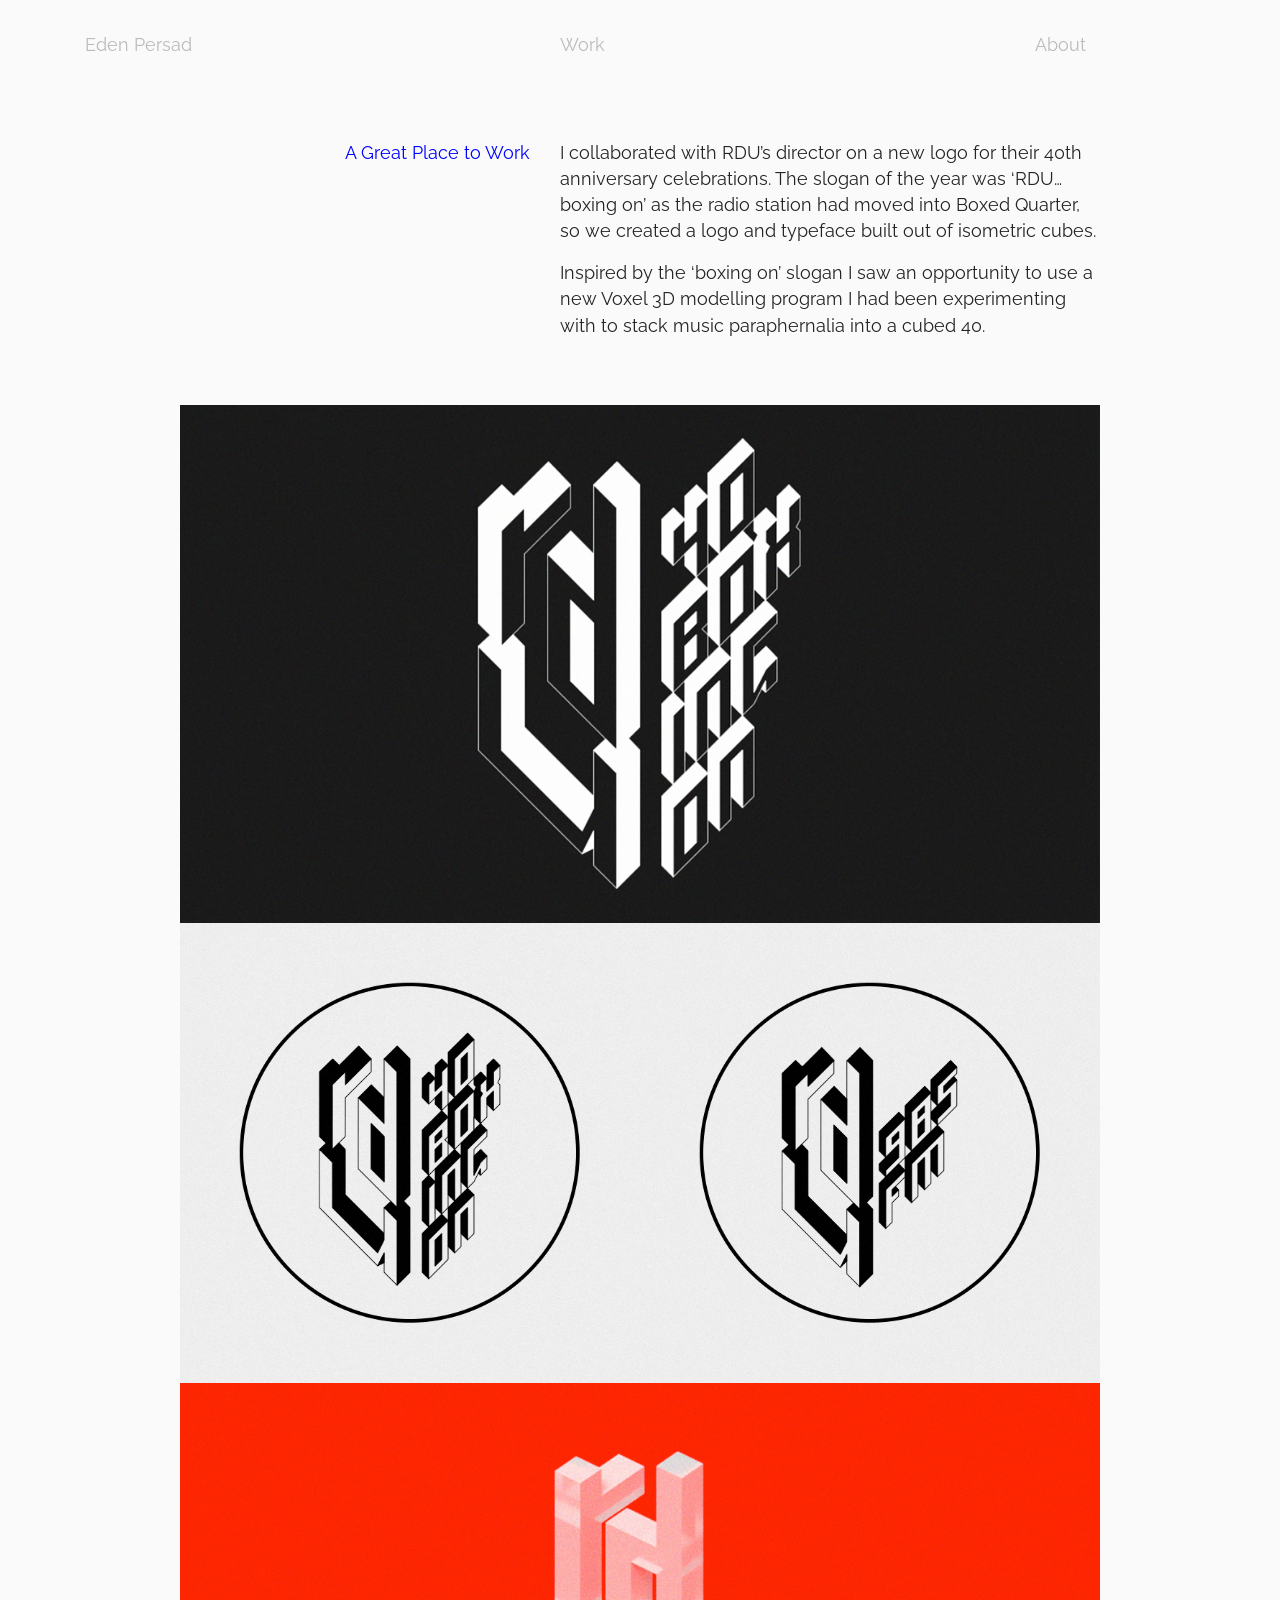
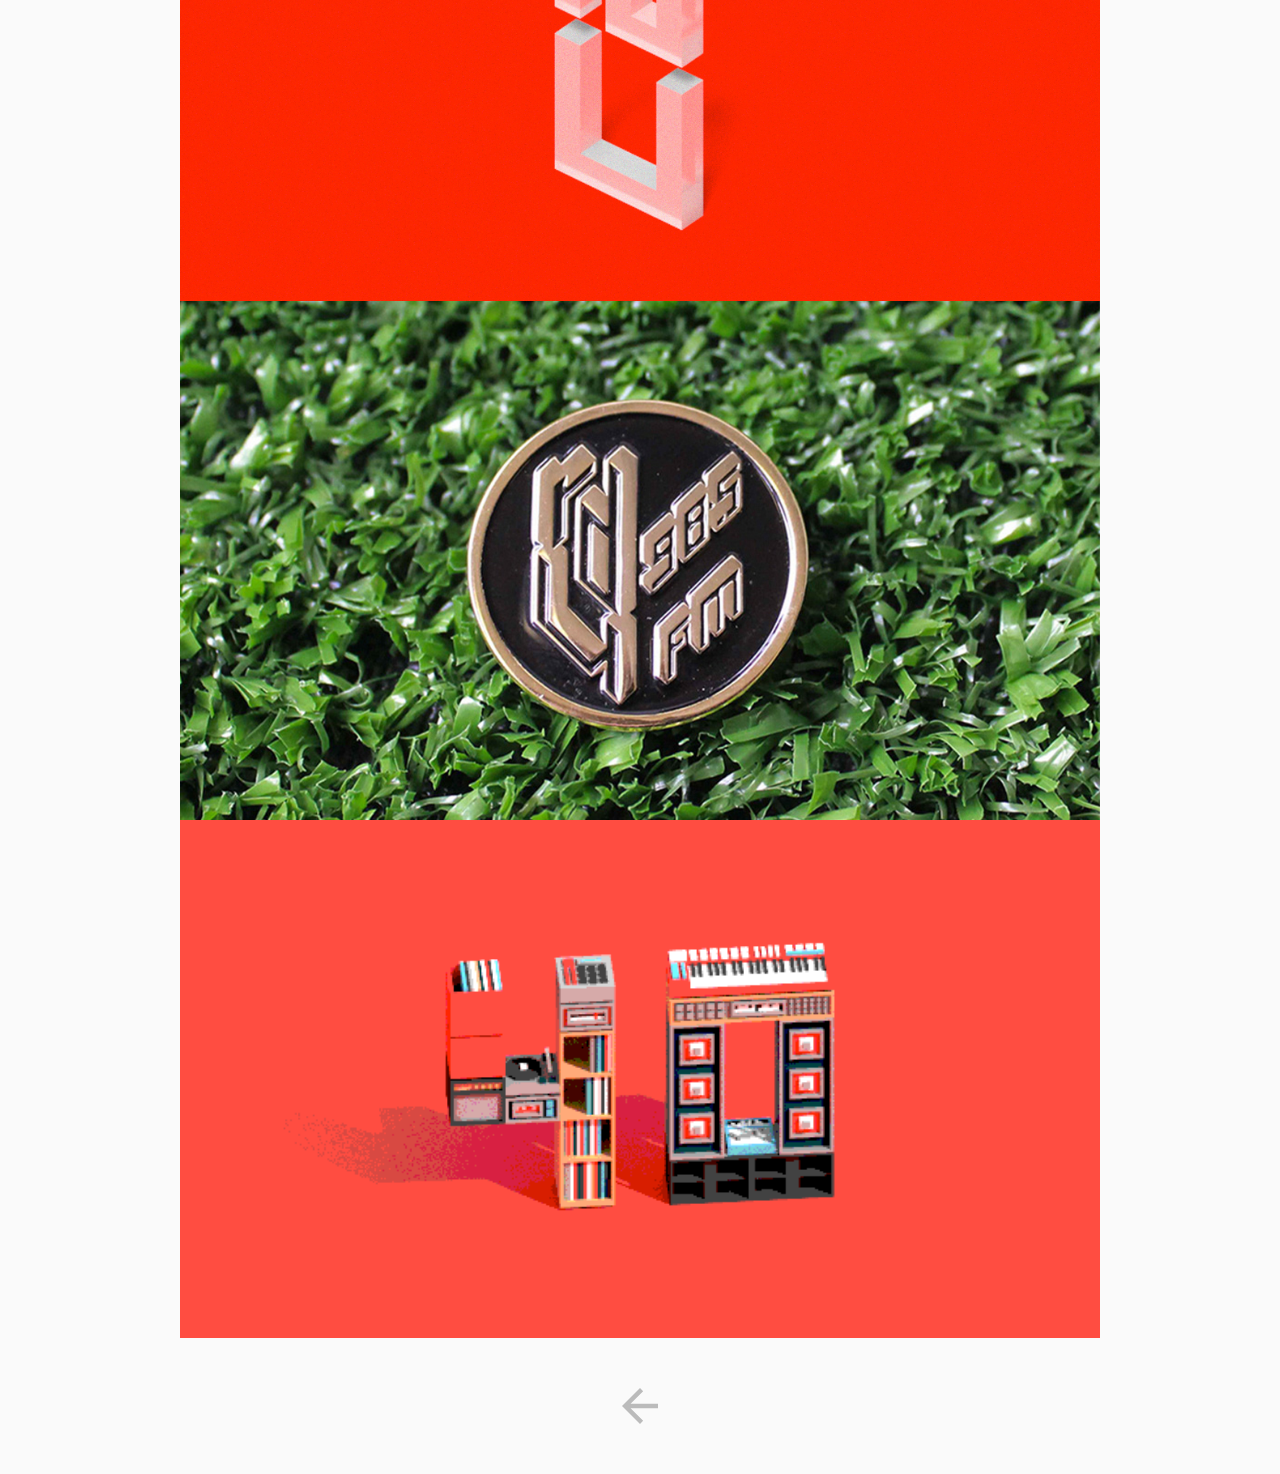
<file: work/rdu.html>
<!doctype html>
<html lang="en">

<head>
  <meta charset="utf-8">
  <meta name="viewport" content="width=device-width, initial-scale=1, shrink-to-fit=no">
  <link rel="stylesheet" href="https://stackpath.bootstrapcdn.com/bootstrap/4.3.1/css/bootstrap.min.css" integrity="sha384-ggOyR0iXCbMQv3Xipma34MD+dH/1fQ784/j6cY/iJTQUOhcWr7x9JvoRxT2MZw1T" crossorigin="anonymous">
  <link href="https://unpkg.com/aos@2.3.1/dist/aos.css" rel="stylesheet">
  <link rel="stylesheet" href="../style.css">
  <link rel="shortcut icon" href="images/favicon.ico" type="image/x-icon">
  <link rel="icon" href="images/favicon.ico" type="image/x-icon">
  <title>Eden Persad | RDU 40</title>
</head>

<body>
  <header class="container" data-aos="fade" data-aos-easing="ease" data-aos-duration="800" data-aos-delay="1000">
    <div class="row h-100 align-items-center">
      <div class="col-6 col-md-5">
        <span class="grey">Eden Persad</span>
      </div>
      <div class="col-3 col-md-5">
        <a href="../work.html">Work</a>
      </div>
      <div class="col-3 col-md-2">
        <a href="../about.html">About</a>
      </div>
    </div>
  </header>
  <div data-aos="fade" data-aos-easing="ease" data-aos-duration="1000" data-aos-delay="300">
    <section class="container margin-top">
      <div class="row">
        <div class="col-md-5 blue project-title">
          <span class="">A Great Place to Work</span>
        </div>
        <div class="col-md-6">
          <p>I collaborated with RDU’s director on a new logo for their 40th anniversary celebrations. The slogan of the year was ‘RDU… boxing on’ as the radio station had moved into Boxed Quarter, so we created a logo and typeface built out of isometric cubes.</p>
          <p>Inspired by the ‘boxing on’ slogan I saw an opportunity to use a new Voxel 3D modelling program I had been experimenting with to stack music paraphernalia into a cubed 40.</p>
        </div>
      </div>
    </section>
    <section class="container margin-top margin-bottom">
      <div class="row justify-content-center">
        <div class="col-md-10">
          <img src="../images/rdu/rdu_1.jpg" alt="" class="img-fluid">
          <div class="row no-gutters">
            <div class="col-md-6">
              <img src="../images/rdu/rdu_6.jpg" alt="" class="img-fluid">
            </div>
            <div class="col-md-6">
              <img src="../images/rdu/rdu_7.jpg" alt="" class="img-fluid">
            </div>
          </div>
          <img src="../images/rdu/rdu_5.jpg" alt="" class="img-fluid">
          <img src="../images/rdu/rdu_2.jpg" alt="" class="img-fluid">
          <img src="../images/rdu/rdu_4.gif" alt="" class="img-fluid w-100">
        </div>
      </div>
    </section>
    <footer>
      <div class="container margin-bottom">
        <div class="row justify-content-center">
          <a href="../work.html">
            <div style="width: 2em;">
              <svg id="arrow" data-name="Layer 1" xmlns="http://www.w3.org/2000/svg" viewBox="0 0 408 408"><title>arrow</title><g id="Page-1"><g id="path"><polygon id="path" class="cls-1" points="408 178.5 96.9 178.5 239.7 35.7 204 0 0 204 204 408 239.7 372.3 96.9 229.5 408 229.5 408 178.5"/></g></g></svg>
            </div>
          </a>
        </div>
      </div>
    </footer>
  </div>
</body>

<!-- Optional JavaScript -->
<!-- jQuery first, then Popper.js, then Bootstrap JS -->

<script src="https://code.jquery.com/jquery-3.3.1.slim.min.js" integrity="sha384-q8i/X+965DzO0rT7abK41JStQIAqVgRVzpbzo5smXKp4YfRvH+8abtTE1Pi6jizo" crossorigin="anonymous"></script>
<script src="https://cdnjs.cloudflare.com/ajax/libs/popper.js/1.14.7/umd/popper.min.js" integrity="sha384-UO2eT0CpHqdSJQ6hJty5KVphtPhzWj9WO1clHTMGa3JDZwrnQq4sF86dIHNDz0W1" crossorigin="anonymous"></script>
<script src="https://stackpath.bootstrapcdn.com/bootstrap/4.3.1/js/bootstrap.min.js" integrity="sha384-JjSmVgyd0p3pXB1rRibZUAYoIIy6OrQ6VrjIEaFf/nJGzIxFDsf4x0xIM+B07jRM" crossorigin="anonymous"></script>
<script src="https://unpkg.com/aos@2.3.1/dist/aos.js"></script>
<script>
  AOS.init();
</script>

</html>
</file>
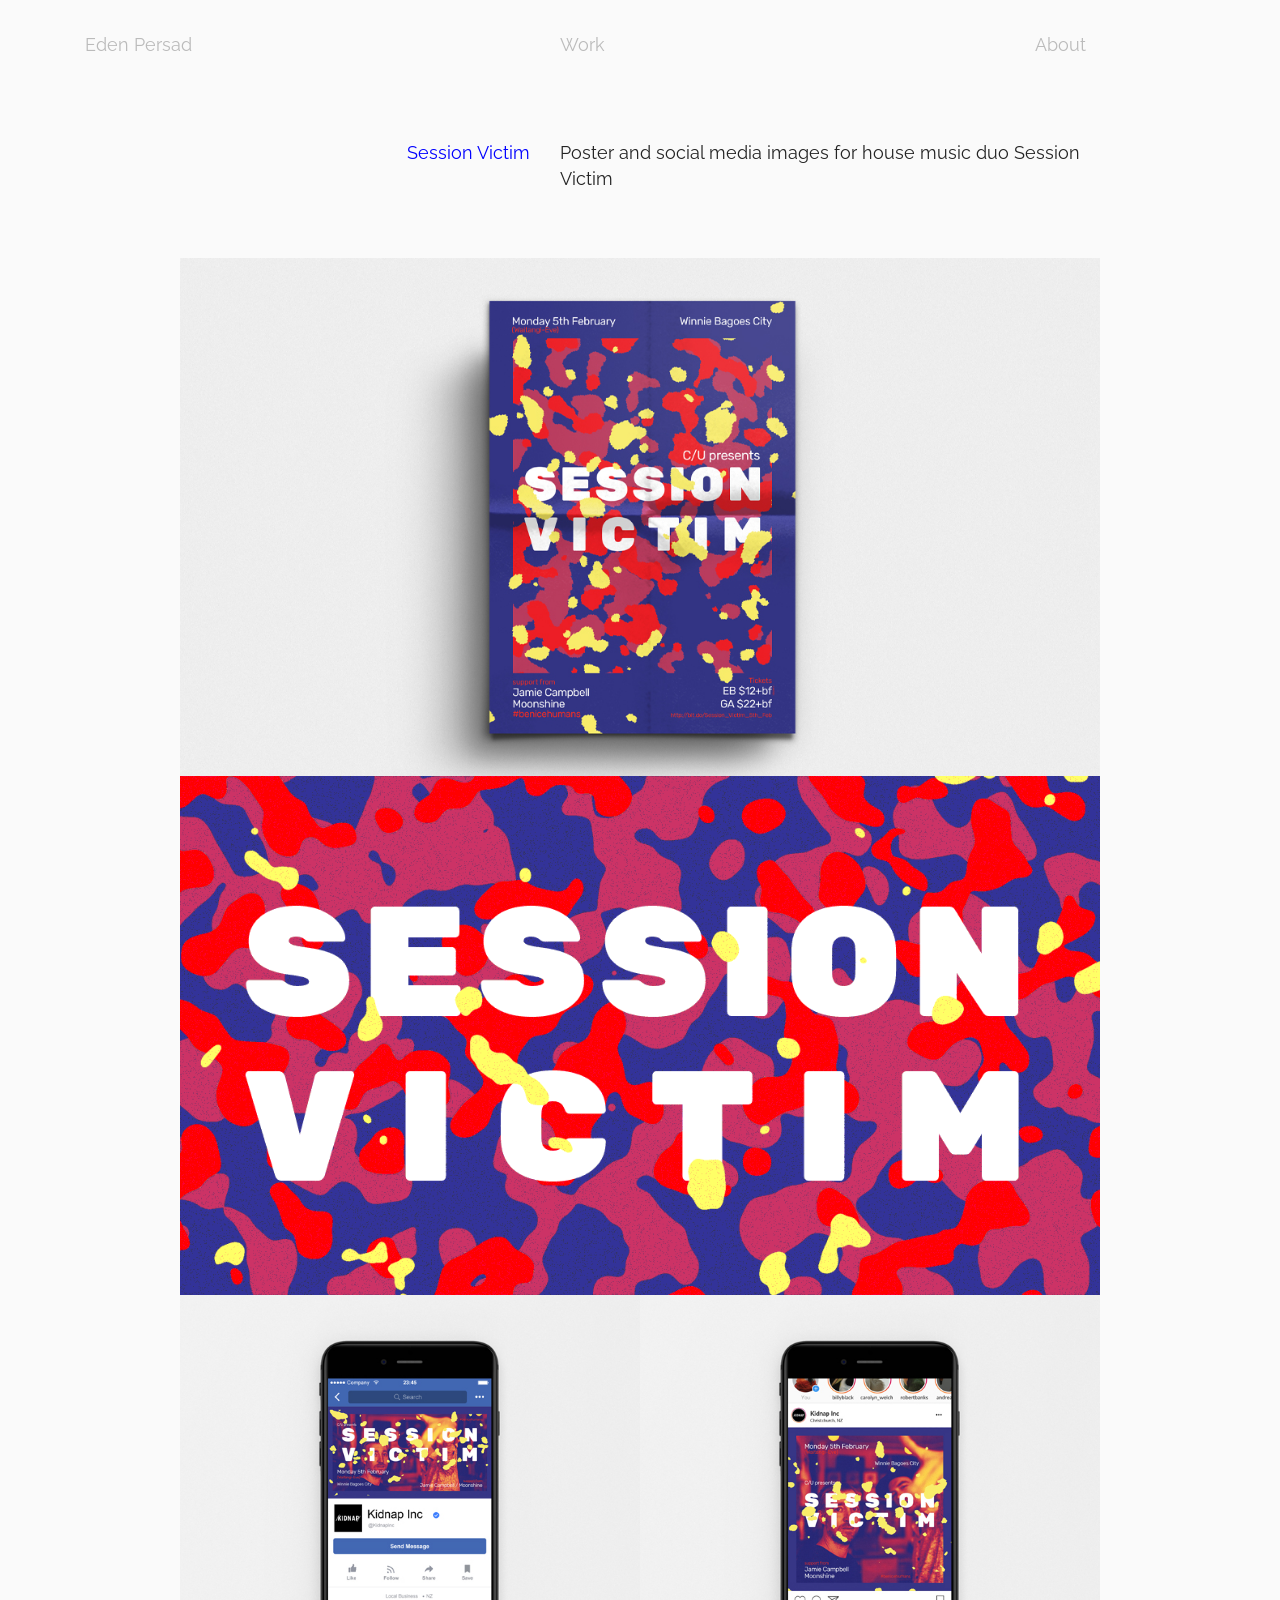
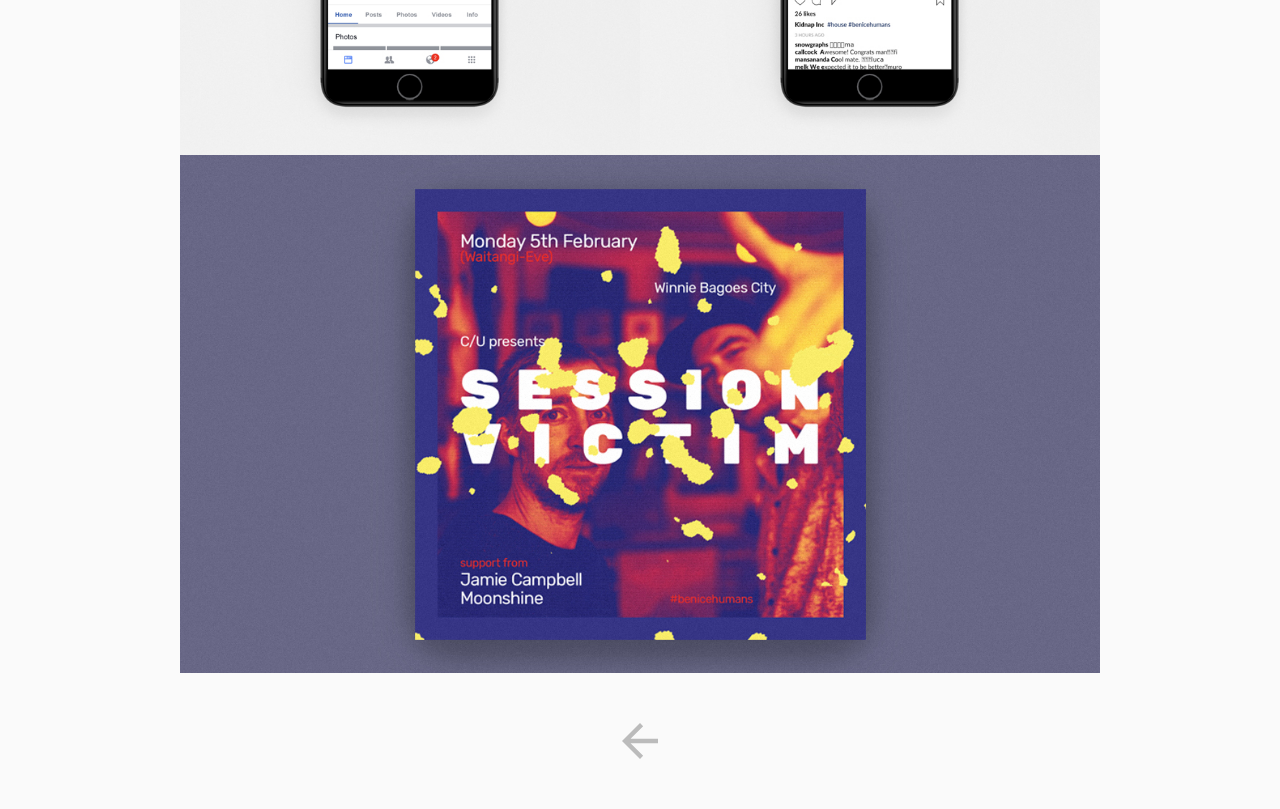
<file: work/sessionvictim.html>
<!doctype html>
<html lang="en">

<head>
  <meta charset="utf-8">
  <meta name="viewport" content="width=device-width, initial-scale=1, shrink-to-fit=no">
  <link rel="stylesheet" href="https://stackpath.bootstrapcdn.com/bootstrap/4.3.1/css/bootstrap.min.css" integrity="sha384-ggOyR0iXCbMQv3Xipma34MD+dH/1fQ784/j6cY/iJTQUOhcWr7x9JvoRxT2MZw1T" crossorigin="anonymous">
  <link href="https://unpkg.com/aos@2.3.1/dist/aos.css" rel="stylesheet">
  <link rel="stylesheet" href="../style.css">
  <link rel="shortcut icon" href="images/favicon.ico" type="image/x-icon">
  <link rel="icon" href="images/favicon.ico" type="image/x-icon">
  <title>Eden Persad | Session Victim</title>
</head>

<body>
  <header class="container" data-aos="fade" data-aos-easing="ease" data-aos-duration="800" data-aos-delay="1000">
    <div class="row h-100 align-items-center">
      <div class="col-6 col-md-5">
        <span class="grey">Eden Persad</span>
      </div>
      <div class="col-3 col-md-5">
        <a href="../work.html">Work</a>
      </div>
      <div class="col-3 col-md-2">
        <a href="../about.html">About</a>
      </div>
    </div>
  </header>
  <div data-aos="fade" data-aos-easing="ease" data-aos-duration="1000" data-aos-delay="300">
    <section class="container margin-top">
      <div class="row">
        <div class="col-md-5 blue project-title">
          <span class="">Session Victim</span>
        </div>
        <div class="col-md-6">
          <p>Poster and social media images for house music duo Session Victim</p>
        </div>
      </div>
    </section>
    <section class="container margin-top margin-bottom">
      <div class="row justify-content-center">
        <div class="col-md-10">
          <img src="../images/sessionvictim/sessionvictim_1.jpg" alt="" class="img-fluid">
          <img src="../images/sessionvictim/sessionvictim_2.gif" alt="" class="img-fluid">
          <div class="row no-gutters">
            <div class="col-md-6">
              <img src="../images/sessionvictim/sessionvictim_3.jpg" alt="" class="img-fluid">
            </div>
            <div class="col-md-6">
              <img src="../images/sessionvictim/sessionvictim_4.jpg" alt="" class="img-fluid">
            </div>
          </div>
          <img src="../images/sessionvictim/sessionvictim_5.jpg" alt="" class="img-fluid">
        </div>
      </div>
    </section>
    <footer>
      <div class="container margin-bottom">
        <div class="row justify-content-center">
          <a href="../work.html">
            <div style="width: 2em;">
              <svg id="arrow" data-name="Layer 1" xmlns="http://www.w3.org/2000/svg" viewBox="0 0 408 408"><title>arrow</title><g id="Page-1"><g id="path"><polygon id="path" class="cls-1" points="408 178.5 96.9 178.5 239.7 35.7 204 0 0 204 204 408 239.7 372.3 96.9 229.5 408 229.5 408 178.5"/></g></g></svg>
            </div>
          </a>
        </div>
      </div>
    </footer>
  </div>
</body>

<!-- Optional JavaScript -->
<!-- jQuery first, then Popper.js, then Bootstrap JS -->

<script src="https://code.jquery.com/jquery-3.3.1.slim.min.js" integrity="sha384-q8i/X+965DzO0rT7abK41JStQIAqVgRVzpbzo5smXKp4YfRvH+8abtTE1Pi6jizo" crossorigin="anonymous"></script>
<script src="https://cdnjs.cloudflare.com/ajax/libs/popper.js/1.14.7/umd/popper.min.js" integrity="sha384-UO2eT0CpHqdSJQ6hJty5KVphtPhzWj9WO1clHTMGa3JDZwrnQq4sF86dIHNDz0W1" crossorigin="anonymous"></script>
<script src="https://stackpath.bootstrapcdn.com/bootstrap/4.3.1/js/bootstrap.min.js" integrity="sha384-JjSmVgyd0p3pXB1rRibZUAYoIIy6OrQ6VrjIEaFf/nJGzIxFDsf4x0xIM+B07jRM" crossorigin="anonymous"></script>
<script src="https://unpkg.com/aos@2.3.1/dist/aos.js"></script>
<script>
  AOS.init();
</script>

</html>
</file>
<file: style.css>
@import url('https://fonts.googleapis.com/css?family=Raleway:400&display=swap');

@import url('https://fonts.googleapis.com/css?family=Oswald:700&display=swap');

body {
  font-size: 18px;
  line-height: 1.45;
  font-weight: 400;
  font-family: "Raleway", Arial, sans-serif;
  background: rgb(250, 250, 250);
  color: #242424;
  transition: all 0.5s ease;
}

header {
  height: 10vh;
  min-height: 50px;
  max-height: 100px;
}

a {
  color: #bbbbbb;
  transition: all 0.2s ease;
}

a:hover {
  color: #242424;
  text-decoration: none;
}

a:active {
  color: #0000ff;
}

.hello {
  height: 90vh;
  display: flex;
  align-items: center;
  margin-bottom: 0;
}

.blue {
  color: #0000ff;
}

.grey {
    color: #bbbbbb;
}

.margin-top {
  margin-top: 50px;
}

.margin-bottom {
  margin-bottom: 50px;
}

.project-title {
  text-align: right;
  margin-bottom: 1em;
}

.overlay {
  position: absolute;
  width: 100%;
  height: 100%;
  display: flex;
  align-items: center;
  justify-content: center;
  text-align: center;
  background: #0000ff;
  z-index: 1;
  opacity: 0;
  transition: opacity 0.5s ease;
  font-family: 'Oswald', 'Raleway', sans-serif;
  letter-spacing: 1px;
  font-size: 2em;
  color: #ffffff;
}

.overlay:hover {
  opacity: 1;
  color: #ffffff;
}

#arrow {
  fill:#bbb;
  fill-rule:evenodd;
  transition: fill 0.5s ease;
}

#arrow:hover {
  fill:#000;
  fill-rule:evenodd;
}


@media (max-width: 767px) {
  .margin-top {
    margin-top: 25px;
  }

  .margin-bottom {
    margin-bottom: 25px;
  }

  .project-title {
    text-align: left;
    margin-bottom: 1em;
  }
}
</file>
